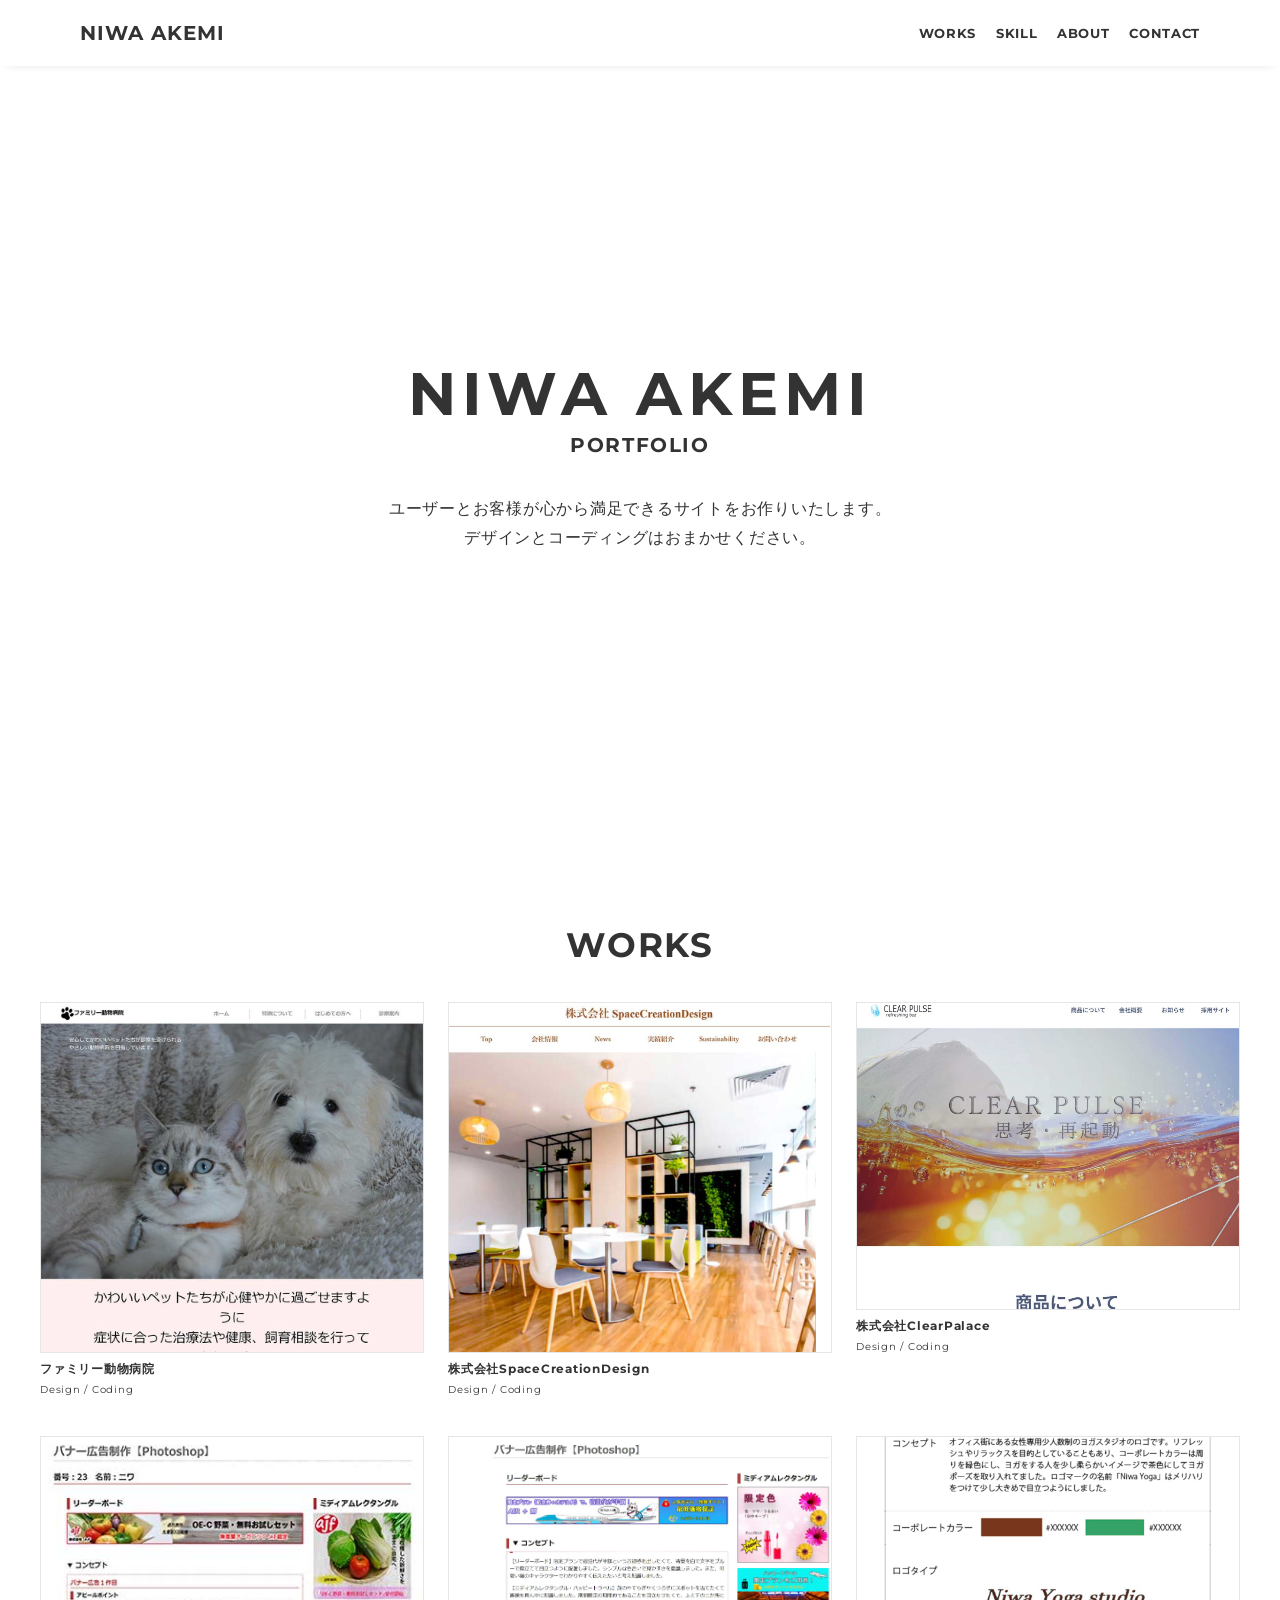
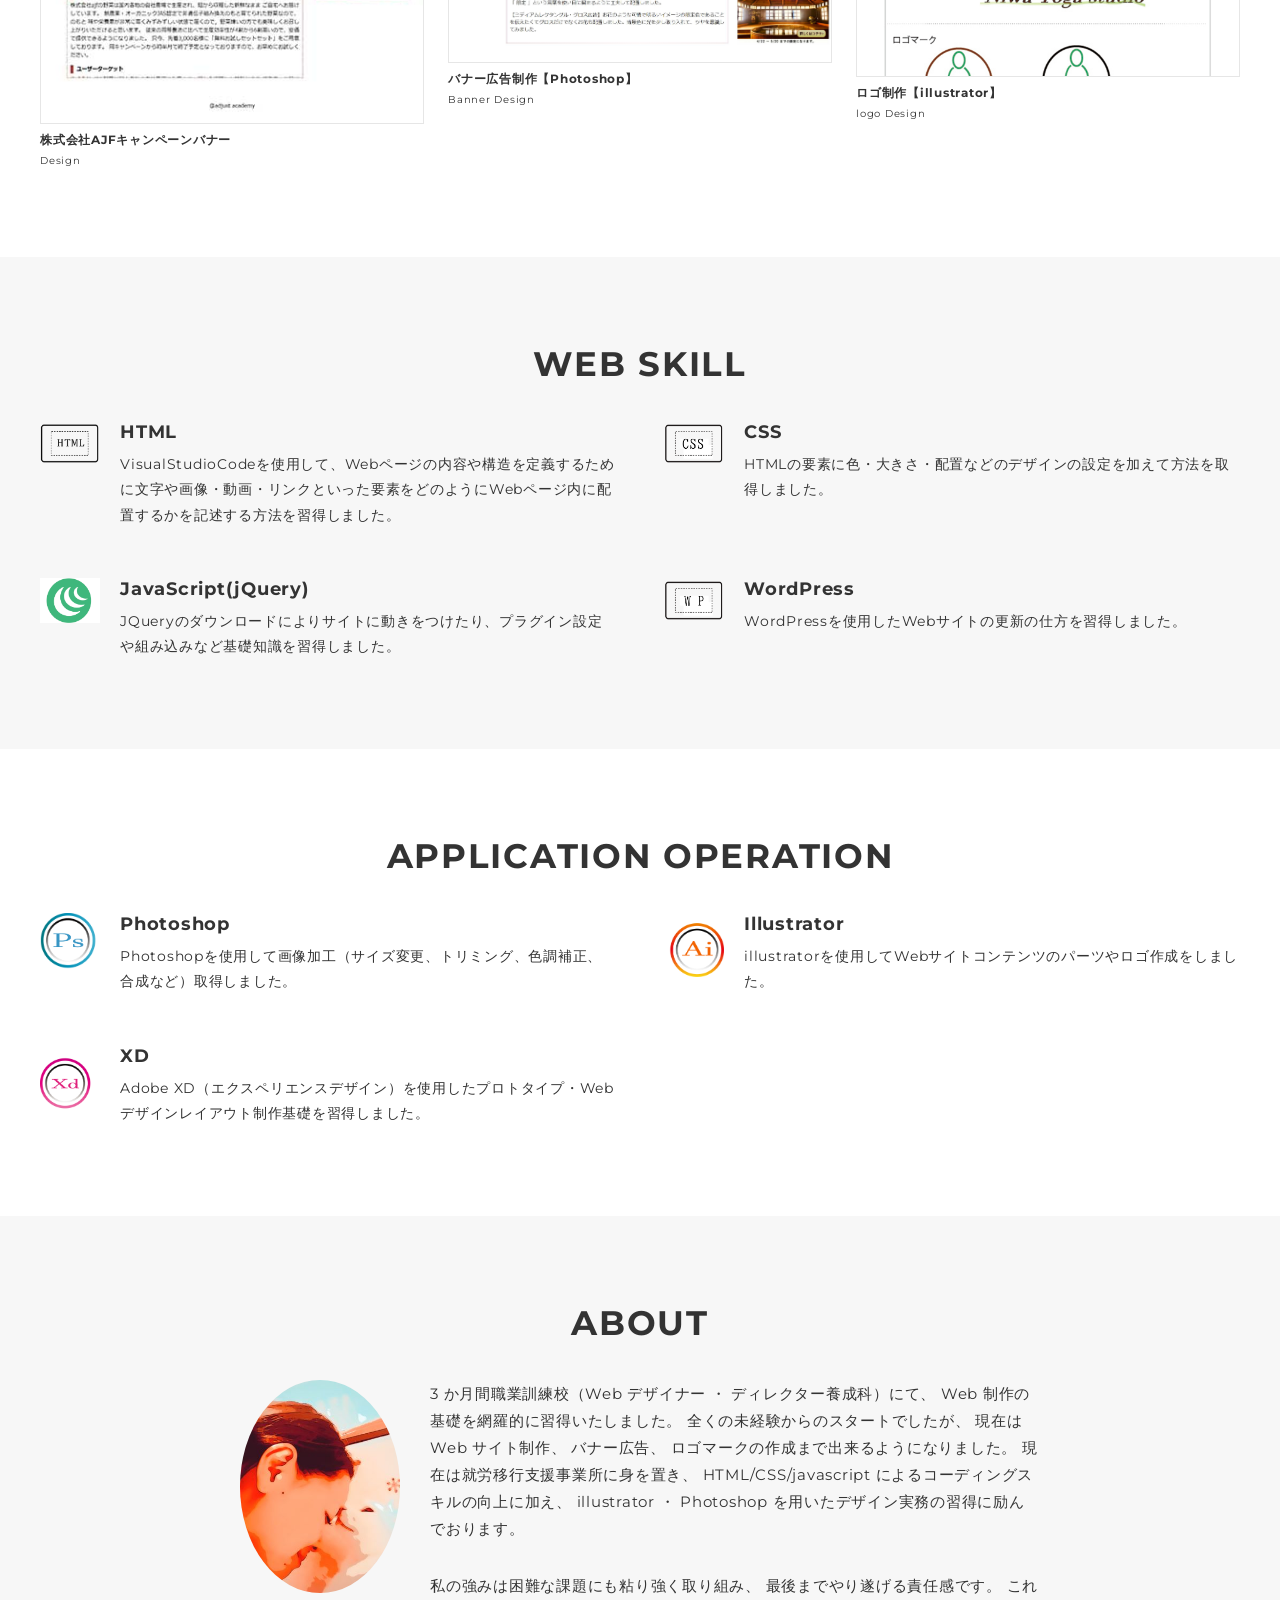
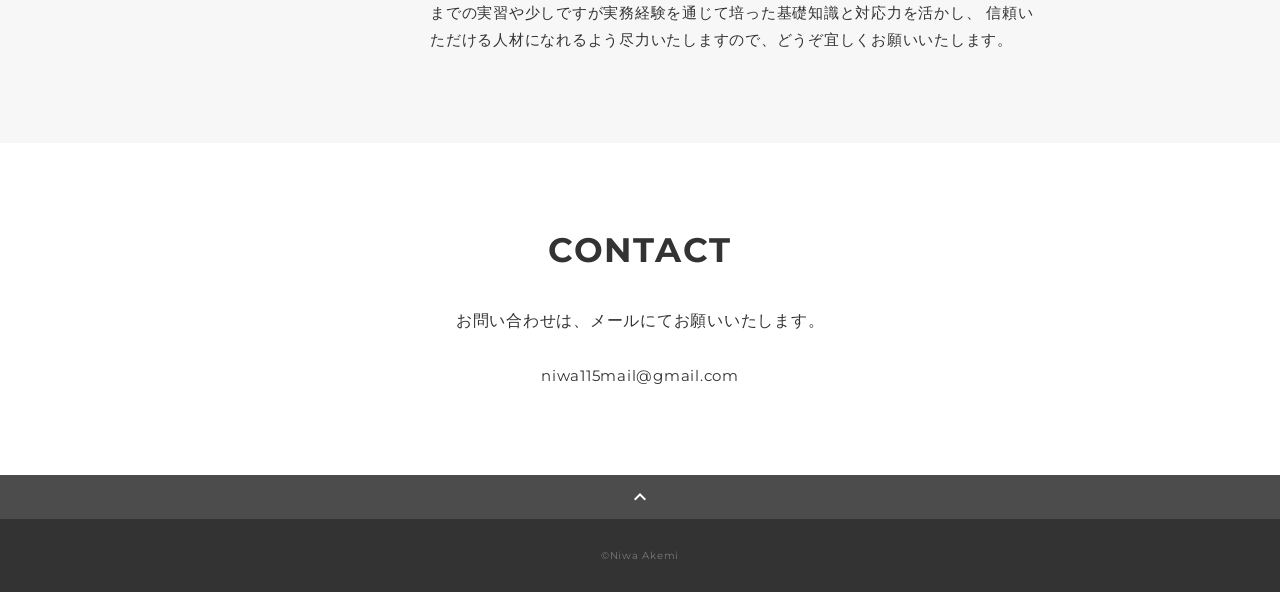
<file: index.html>
<!DOCTYPE html>
<html lang="ja">
<head>
  <meta charset="utf-8">
  <meta name="viewport" content="width=device-width,initial-scale=1">
  <meta property="og:type" content="website">
  <meta property="og:title" content="WebデザイナーNiwa Akemiのポートフォリオ">
  <meta property="og:url" content="https://niwa115mail-cyber.github.io/site02/">
  <meta property="og:description" content="Niwa Akemiのポートフォリオサイトです。">
  <meta property="og:image" content="img/ogp.png">
  <meta name="description" content="Niwa Akemiのポートフォリオサイトです">
  <title>Akemi Niwa ポートフォリオ</title>
  <link rel="preconnect" href="https://fonts.gstatic.com">
  <link rel="stylesheet" href="https://fonts.googleapis.com/css2?family=Montserrat:wght@400;700&display=swap">
  <link rel="stylesheet" href="https://fonts.googleapis.com/css?family=Material+Icons+Outlined">
  <link rel="stylesheet" href="css/ress.css" media="all">
  <link rel="stylesheet" href="css/style.css" media="all">
  <link rel="icon" href="img/favicon.ico">
  <link rel="canonical" href="https://niwa115mail-cyber.github.io/site02/">
</head>

<body>
  <div class="wrapper">
    <!-- header -->
    <header class="header ">
        <h1 class="header-logo">
          <a href="#">Niwa Akemi</a>
        </h1>
        <nav class="gnav">
          <ul class="gnav-list">
            <li class="gnav-item"><a href="#works">works</a></li>
            <li class="gnav-item"><a href="#skill">skill</a></li>
            <li class="gnav-item"><a href="#about">about</a></li>
            <li class="gnav-item"><a href="#contact">contact</a></li>
          </ul>
        </nav>
    </header>
    <!-- /header -->

    <main class="content">
      <!-- mv -->
      <div class="mv">
        <div class="mv-container">
          <p class="mv-title">Niwa Akemi</p>
          <p class="mv-subtitle">portfolio</p>
          <p class="mv-text">
            ユーザーとお客様が心から満足できる<br class="sp-only">サイトをお作りいたします。<br>
            デザインとコーディングは<br class="sp-only">おまかせください。<br>
          </p>
        </div>
      </div>
      <!-- /mv -->

      <!-- works -->
      <div class="works section" id="works">
        <section class="container">
          <h2 class="title">works</h2>
          <div class="works-list">
            <a class="works-item" href="https://niwa115mail-cyber.github.io/animal_site01/">
              <div class="works-img"><img src="img/fullsize.jpg" width="400" height="300" alt="作品サムネイル画像"></div>
              <p class="works-name">ファミリー動物病院</p>
              <p class="works-info">Design / Coding</p>
            </a>
            <a class="works-item" href="https://niwa115mail-cyber.github.io/site02/">
              <div class="works-img"><img src="img/fullsize_2.jpg" width="400" height="300" alt="作品サムネイル画像"></div>
              <p class="works-name">株式会社SpaceCreationDesign</p>
              <p class="works-info">Design / Coding</p>
            </a>
            <a class="works-item" href="https://niwa115mail-cyber.github.io/CLEAR_PULSE/">
              <div class="works-img"><img src="img/topscreen.jpg" width="400" height="300" alt="作品サムネイル画像"></div>
              <p class="works-name">株式会社ClearPalace</p>
              <p class="works-info">Design / Coding</p>
            </a>
            <a class="works-item" href="https://niwa115mail-cyber.github.io/bn_AJF/">
              <div class="works-img"><img src="img/banner01_.jpg" width="400" height="300" alt="作品サムネイル画像"></div>
              <p class="works-name">株式会社AJFキャンペーンバナー</p>
              <p class="works-info">Design</p>
            </a>
            <a class="works-item" href="https://niwa115mail-cyber.github.io/bn_23/">
              <div class="works-img"><img src="img/banner02_-.jpg" width="400" height="300" alt="作品サムネイル画像"></div>
              <p class="works-name">バナー広告制作【Photoshop】</p>
              <p class="works-info">Banner Design</p>
            </a>
            <a class="works-item" href="https://niwa115mail-cyber.github.io/logo/">
              <div class="works-img"><img src="img/logo80_1 - 2.jpg" width="400" height="300" alt="作品サムネイル画像"></div>
              <p class="works-name">ロゴ制作【illustrator】</p>
              <p class="works-info">logo Design</p>
            </a>
           
          </div>
        </section>
      </div>
      <!-- /works -->

      <!-- skill -->
      <div class="skill section" id="skill">
        <section class="container">
          <h2 class="title">web skill</h2>
          <div class="skill-list">
            <div class="skill-item">
              <p class="skill-img"><img src="img/html_icon.png" width="400" height="300" alt="作品サムネイル画像"></p>
              <div class="skill-body">
                <h3 class="skill-name">HTML</h3>
                <p class="skill-text">VisualStudioCodeを使用して、Webページの内容や構造を定義するために文字や画像・動画・リンクといった要素をどのようにWebページ内に配置するかを記述する方法を習得しました。
                  </p>
              </div>
            </div>
            <div class="skill-item">
              <p class="skill-img"><img src="img/css_icon.png" width="400" height="300" alt="作品サムネイル画像"></p>
              <div class="skill-body">
                <h3 class="skill-name">CSS</h3>
                <p class="skill-text">
                 HTMLの要素に色・大きさ・配置などのデザインの設定を加えて方法を取得しました。</p>
              </div>
            </div>
            <div class="skill-item">
              <p class="skill-img"><img src="img/jQuery.png" width="400" height="300" alt="作品サムネイル画像"></p>
              <div class="skill-body">
                <h3 class="skill-name">JavaScript(jQuery)</h3>
                <p class="skill-text">
                  JQueryのダウンロードによりサイトに動きをつけたり、プラグイン設定や組み込みなど基礎知識を習得しました。</p>
              </div>
            </div>
            <div class="skill-item">
              <p class="skill-img"><img src="img/wp_icon.png" width="400" height="300" alt="作品サムネイル画像"></p>
              <div class="skill-body">
                <h3 class="skill-name">WordPress</h3>
                <p class="skill-text">
                  WordPressを使用したWebサイトの更新の仕方を習得しました。</p>
              </div>
            </div>
          </div>
        </section>
      </div>

      <div class="skill section" id="skill_2">
        <section class="container">
          <h2 class="title">application operation</h2>
          <div class="skill-list">
            <div class="skill-item">
              <p class="skill-img"><img src="img/ps.png" width="400" height="300" alt="作品サムネイル画像"></p>
              <div class="skill-body">
                <h3 class="skill-name">Photoshop</h3>
                <p class="skill-text">
                  Photoshopを使用して画像加工（サイズ変更、トリミング、色調補正、合成など）取得しました。</p>
              </div>
            </div>
            <div class="skill-item">
              <p class="skill-img"><img src="img/Ai.png" width="400" height="300" alt="作品サムネイル画像"></p>
              <div class="skill-body">
                <h3 class="skill-name">Illustrator</h3>
                <p class="skill-text">
                  illustratorを使用してWebサイトコンテンツのパーツやロゴ作成をしました。</p>
              </div>
            </div>
            <div class="skill-item">
              <p class="skill-img"><img src="img/xd.png" width="400" height="300" alt="作品サムネイル画像"></p>
              <div class="skill-body">
                <h3 class="skill-name">XD</h3>
                <p class="skill-text">
                  Adobe XD（エクスペリエンスデザイン）を使用したプロトタイプ・Webデザインレイアウト制作基礎を習得しました。</p>
              </div>
            </div>
          </div>
        </section>
      </div>
      <!-- /skill -->

      <!-- about -->
      <div class="about section" id="about">
        <section class="container">
          <h2 class="title">about</h2>
          <div class="profile">
            <p class="profile-img">
              <img src="img/profile.jpg" width="400" height="300" alt="作品サムネイル画像">
            </p>
            <div class="profile-body">
              <p>
                3 か月間職業訓練校（Web デザイナー ・ ディレクター養成科）にて、 Web 制作の基礎を網羅的に習得いたしました。
全くの未経験からのスタートでしたが、 現在は Web サイト制作、 バナー広告、 ロゴマークの作成まで出来るようになりました。 現在は就労移行支援事業所に身を置き、 HTML/CSS/javascript によるコーディングスキルの向上に加え、 illustrator ・ Photoshop を用いたデザイン実務の習得に励んでおります。 
              </p>
              <p>
                私の強みは困難な課題にも粘り強く取り組み、 最後までやり遂げる責任感です。 これまでの実習や少しですが実務経験を通じて培った基礎知識と対応力を活かし、 信頼いただける人材になれるよう尽力いたしますので、どうぞ宜しくお願いいたします。
            </div>
          </div>
        </section>
      </div>
      <!-- /about -->

      <!-- contact -->
      <div class="contact section" id="contact">
        <section class="container">
          <h2 class="title">contact</h2>
          <p class="lead">
            お問い合わせは、<br class="sp-only">メールにてお願いいたします。
          </p>
          <div class="contact-list">
            <span class="contact-item">niwa115mail@gmail.com</span>
          </div>
        </section>
      </div>
      <!-- /contact -->
      <div class="page-top" id="js-page-top">
        <span class="material-icons-outlined">expand_less</span>
      </div>
    </main>

    <!-- footer -->
    <footer class="footer">
      <div class="copyright">&copy;Niwa Akemi</div>
    </footer>
    <!-- /footer -->

  </div>
  <script src="js/jquery-3.6.0.min.js"></script>
  <script src="js/script.js"></script>
</body>
</html>
</file>
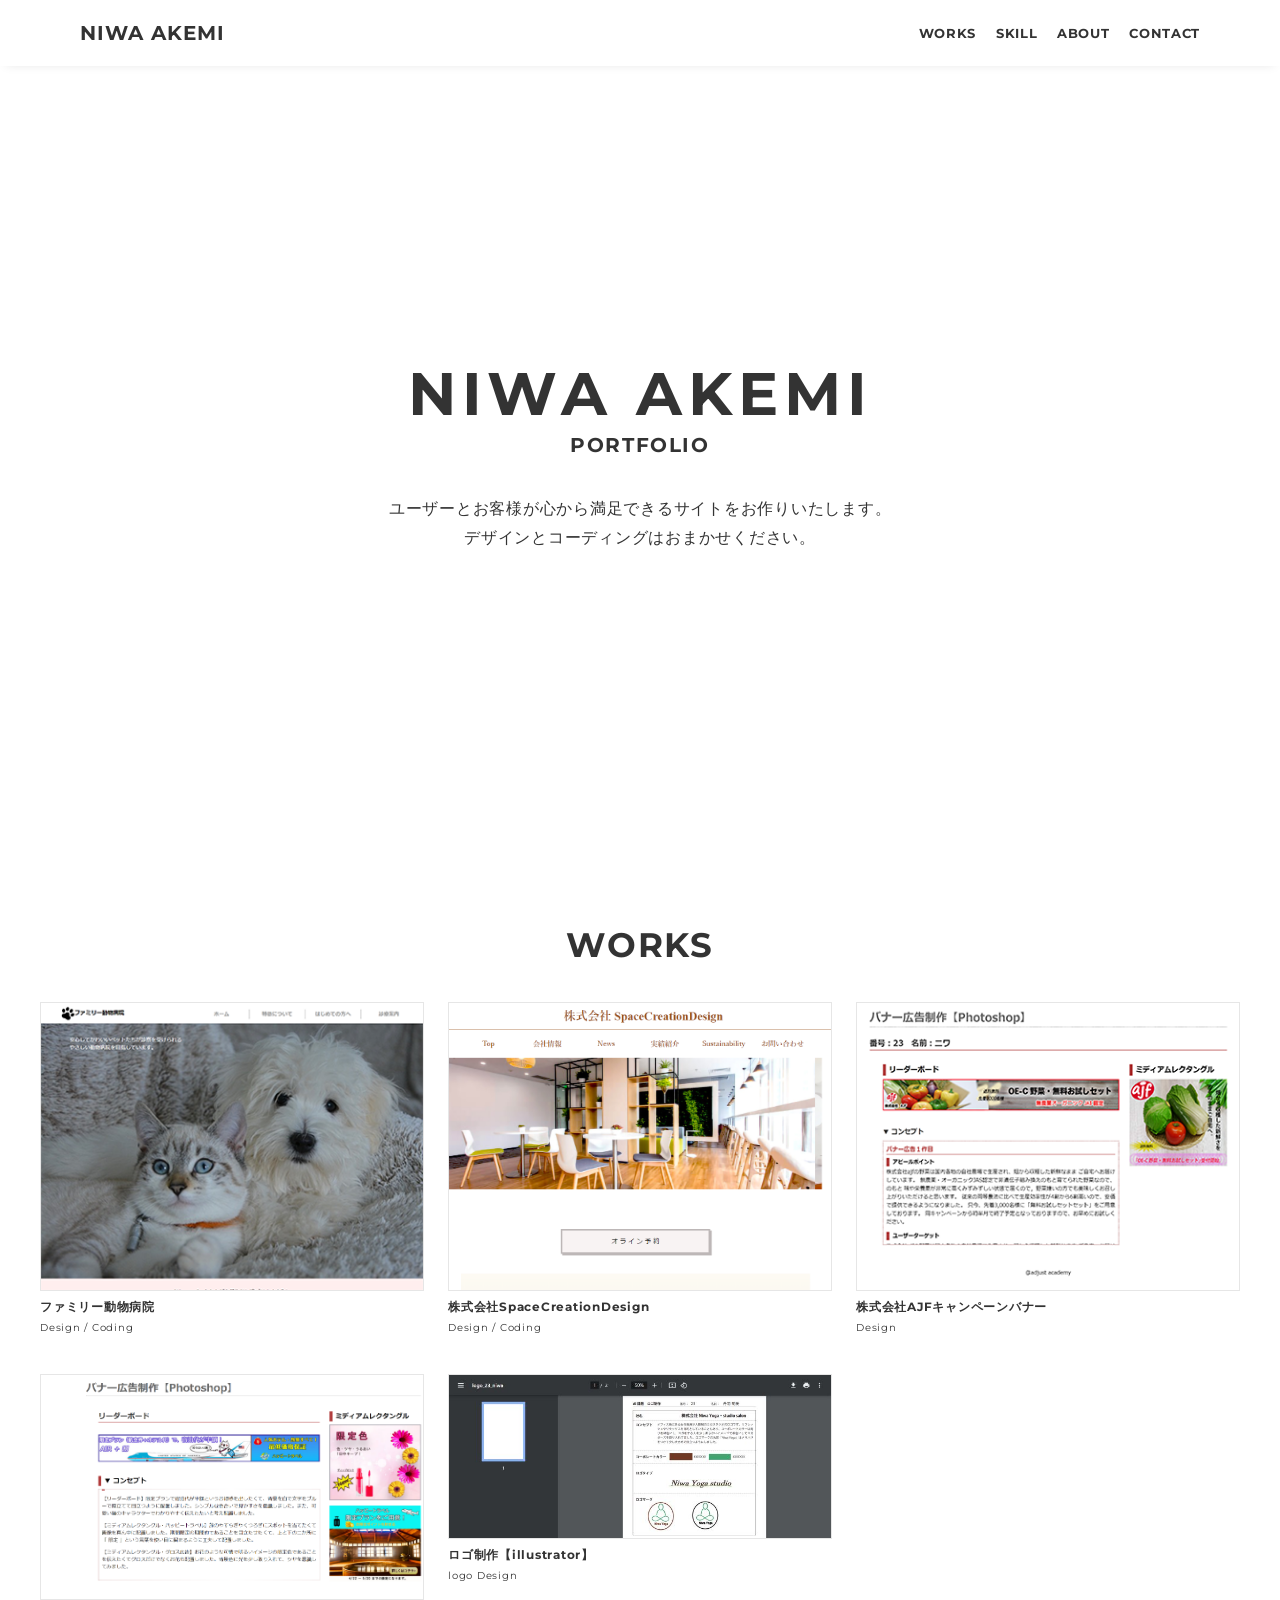
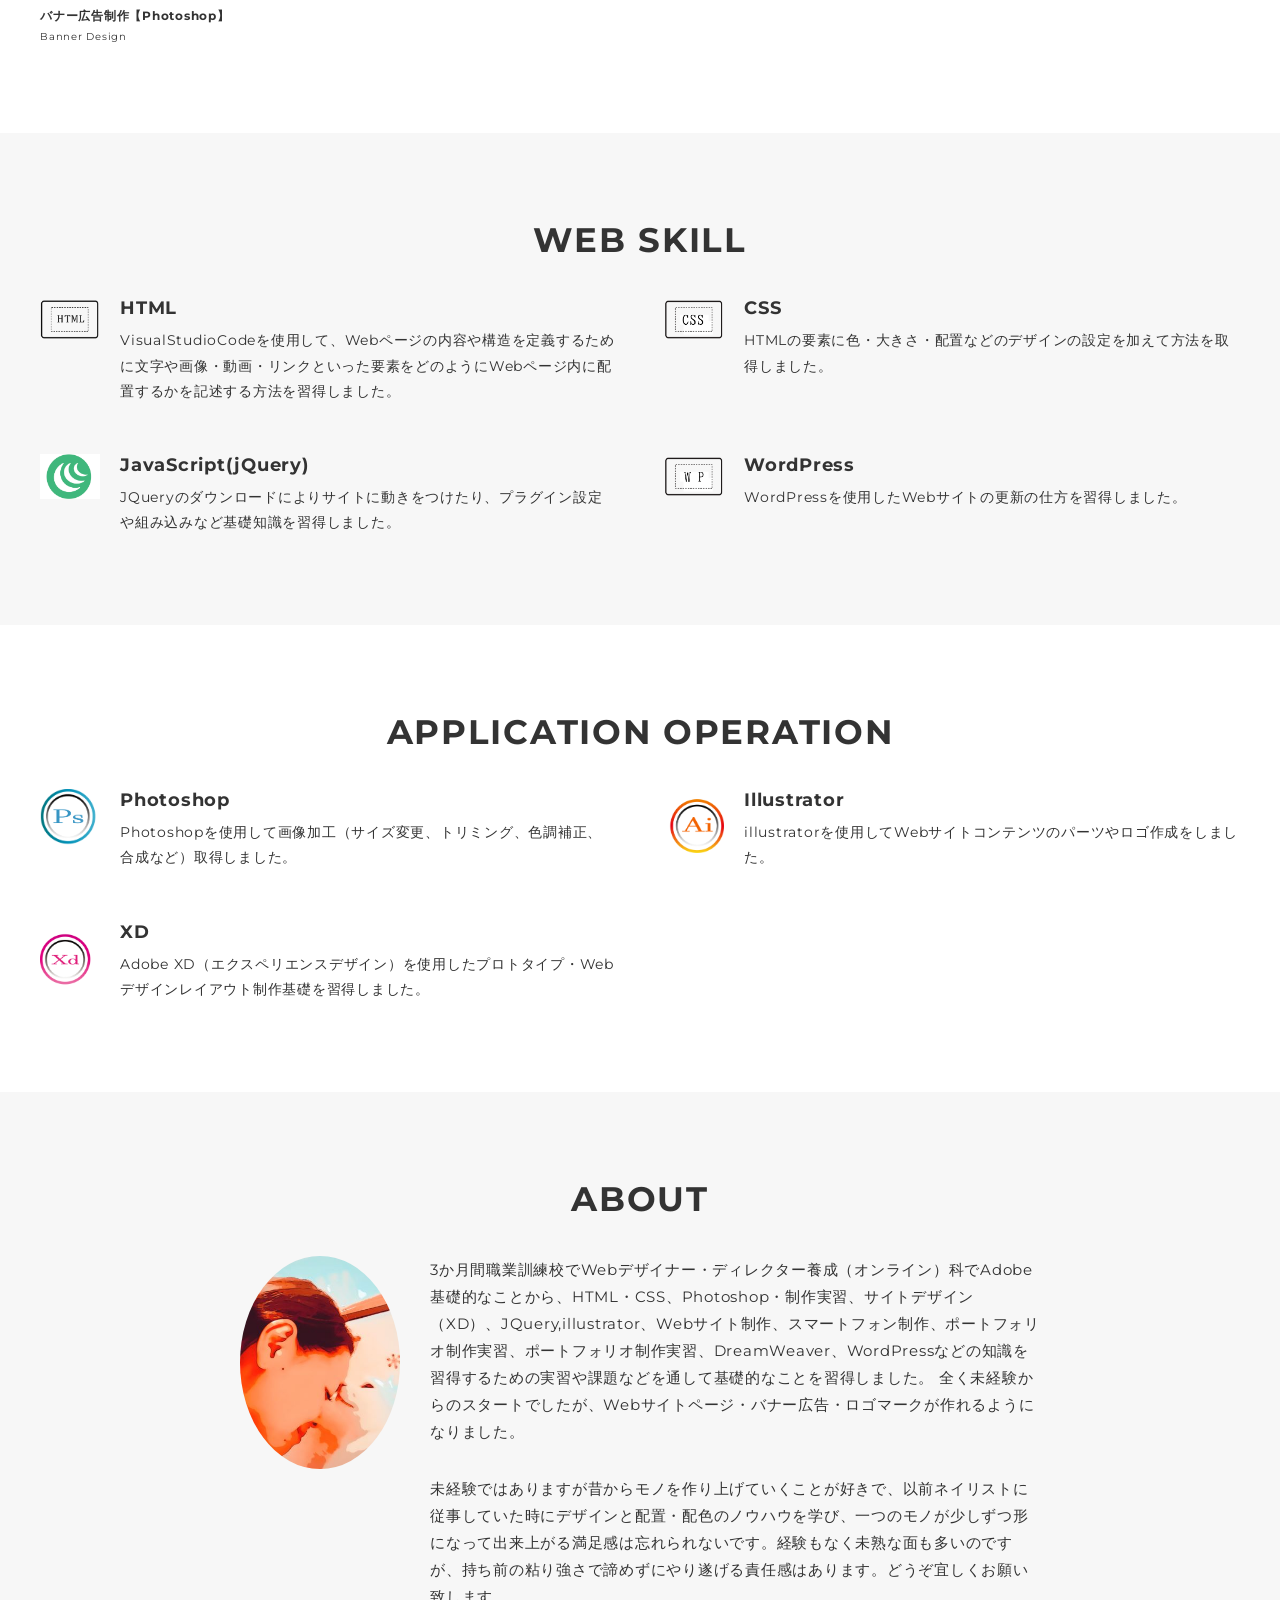
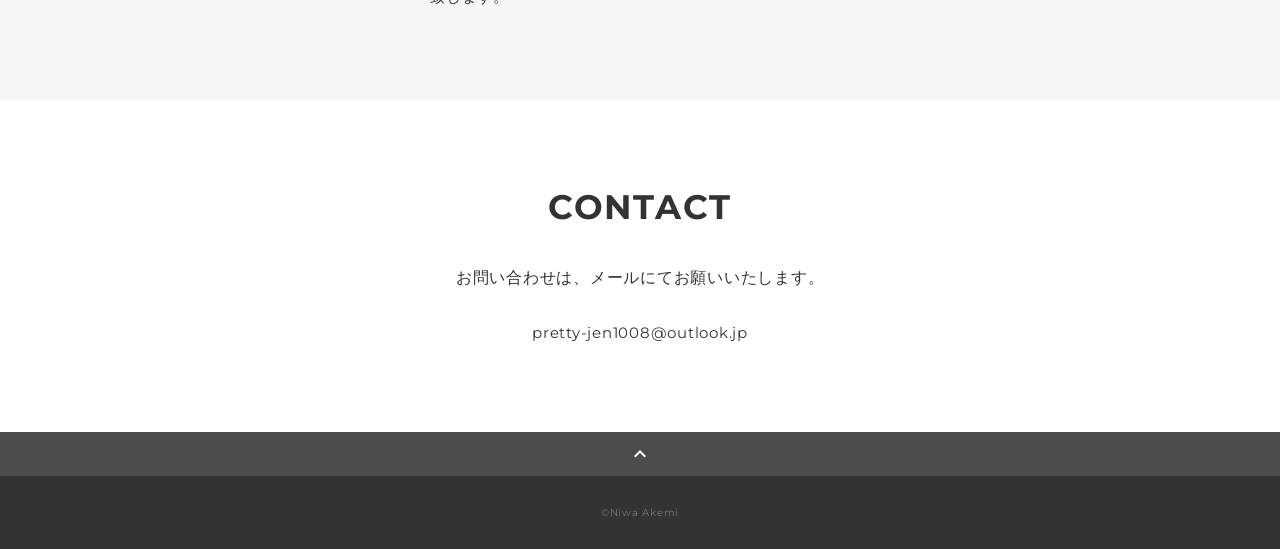
<file: ☆portfolio_niwa/index.html>
<!DOCTYPE html>
<html lang="ja">
<head>
  <meta charset="utf-8">
  <meta name="viewport" content="width=device-width,initial-scale=1">
  <meta property="og:type" content="website">
  <meta property="og:title" content="WebデザイナーNiwa Akemiのポートフォリオ">
  <meta property="og:url" content="https://adjustacademy.com/d2312/d231223-111201/site01">
  <meta property="og:description" content="Niwa Akemiのポートフォリオサイトです。">
  <meta property="og:image" content="img/ogp.png">
  <meta name="description" content="Niwa Akemiのポートフォリオサイトです">
  <title>Akemi Niwa ポートフォリオ</title>
  <link rel="preconnect" href="https://fonts.gstatic.com">
  <link rel="stylesheet" href="https://fonts.googleapis.com/css2?family=Montserrat:wght@400;700&display=swap">
  <link rel="stylesheet" href="https://fonts.googleapis.com/css?family=Material+Icons+Outlined">
  <link rel="stylesheet" href="css/ress.css" media="all">
  <link rel="stylesheet" href="css/style.css" media="all">
  <link rel="icon" href="img/favicon.ico">
  <link rel="canonical" href="https://adjustacademy.com/d2312/d231223-111201/site01">
</head>

<body>
  <div class="wrapper">
    <!-- header -->
    <header class="header ">
        <h1 class="header-logo">
          <a href="#">Niwa Akemi</a>
        </h1>
        <nav class="gnav">
          <ul class="gnav-list">
            <li class="gnav-item"><a href="#works">works</a></li>
            <li class="gnav-item"><a href="#skill">skill</a></li>
            <li class="gnav-item"><a href="#about">about</a></li>
            <li class="gnav-item"><a href="#contact">contact</a></li>
          </ul>
        </nav>
    </header>
    <!-- /header -->

    <main class="content">
      <!-- mv -->
      <div class="mv">
        <div class="mv-container">
          <p class="mv-title">Niwa Akemi</p>
          <p class="mv-subtitle">portfolio</p>
          <p class="mv-text">
            ユーザーとお客様が心から満足できる<br class="sp-only">サイトをお作りいたします。<br>
            デザインとコーディングは<br class="sp-only">おまかせください。<br>
          </p>
        </div>
      </div>
      <!-- /mv -->

      <!-- works -->
      <div class="works section" id="works">
        <section class="container">
          <h2 class="title">works</h2>
          <div class="works-list">
            <a class="works-item" href="https://adjustacademy.com/d2312/d231223-111201/site01">
              <div class="works-img"><img src="img/site01_.png" width="400" height="300" alt="作品サムネイル画像"></div>
              <p class="works-name">ファミリー動物病院</p>
              <p class="works-info">Design / Coding</p>
            </a>
            <a class="works-item" href="https://adjustacademy.com/d2312/d231223-111201/site02">
              <div class="works-img"><img src="img/site02.png" width="400" height="300" alt="作品サムネイル画像"></div>
              <p class="works-name">株式会社SpaceCreationDesign</p>
              <p class="works-info">Design / Coding</p>
            </a>
            <a class="works-item" href="https://adjustacademy.com/d2312/d231223-111201/bn_23_niwa">
              <div class="works-img"><img src="img/banner01_.png" width="400" height="300" alt="作品サムネイル画像"></div>
              <p class="works-name">株式会社AJFキャンペーンバナー</p>
              <p class="works-info">Design</p>
            </a>
            <a class="works-item" href="http://127.0.0.1:5500/banner_1.html">
              <div class="works-img"><img src="img/banner02_ .png" width="400" height="300" alt="作品サムネイル画像"></div>
              <p class="works-name">バナー広告制作【Photoshop】</p>
              <p class="works-info">Banner Design</p>
            </a>
            <a class="works-item" href="http://127.0.0.1:5500/logo.html">
              <div class="works-img"><img src="img/logo.jpg" width="400" height="300" alt="作品サムネイル画像"></div>
              <p class="works-name">ロゴ制作【illustrator】</p>
              <p class="works-info">logo Design</p>
            </a>
           
          </div>
        </section>
      </div>
      <!-- /works -->

      <!-- skill -->
      <div class="skill section" id="skill">
        <section class="container">
          <h2 class="title">web skill</h2>
          <div class="skill-list">
            <div class="skill-item">
              <p class="skill-img"><img src="img/html_icon.png" width="400" height="300" alt="作品サムネイル画像"></p>
              <div class="skill-body">
                <h3 class="skill-name">HTML</h3>
                <p class="skill-text">VisualStudioCodeを使用して、Webページの内容や構造を定義するために文字や画像・動画・リンクといった要素をどのようにWebページ内に配置するかを記述する方法を習得しました。
                  </p>
              </div>
            </div>
            <div class="skill-item">
              <p class="skill-img"><img src="img/css_icon.png" width="400" height="300" alt="作品サムネイル画像"></p>
              <div class="skill-body">
                <h3 class="skill-name">CSS</h3>
                <p class="skill-text">
                 HTMLの要素に色・大きさ・配置などのデザインの設定を加えて方法を取得しました。</p>
              </div>
            </div>
            <div class="skill-item">
              <p class="skill-img"><img src="img/jQuery.png" width="400" height="300" alt="作品サムネイル画像"></p>
              <div class="skill-body">
                <h3 class="skill-name">JavaScript(jQuery)</h3>
                <p class="skill-text">
                  JQueryのダウンロードによりサイトに動きをつけたり、プラグイン設定や組み込みなど基礎知識を習得しました。</p>
              </div>
            </div>
            <div class="skill-item">
              <p class="skill-img"><img src="img/wp_icon.png" width="400" height="300" alt="作品サムネイル画像"></p>
              <div class="skill-body">
                <h3 class="skill-name">WordPress</h3>
                <p class="skill-text">
                  WordPressを使用したWebサイトの更新の仕方を習得しました。</p>
              </div>
            </div>
          </div>
        </section>
      </div>

      <div class="skill section" id="skill_2">
        <section class="container">
          <h2 class="title">application operation</h2>
          <div class="skill-list">
            <div class="skill-item">
              <p class="skill-img"><img src="img/ps.png" width="400" height="300" alt="作品サムネイル画像"></p>
              <div class="skill-body">
                <h3 class="skill-name">Photoshop</h3>
                <p class="skill-text">
                  Photoshopを使用して画像加工（サイズ変更、トリミング、色調補正、合成など）取得しました。</p>
              </div>
            </div>
            <div class="skill-item">
              <p class="skill-img"><img src="img/Ai.png" width="400" height="300" alt="作品サムネイル画像"></p>
              <div class="skill-body">
                <h3 class="skill-name">Illustrator</h3>
                <p class="skill-text">
                  illustratorを使用してWebサイトコンテンツのパーツやロゴ作成をしました。</p>
              </div>
            </div>
            <div class="skill-item">
              <p class="skill-img"><img src="img/xd.png" width="400" height="300" alt="作品サムネイル画像"></p>
              <div class="skill-body">
                <h3 class="skill-name">XD</h3>
                <p class="skill-text">
                  Adobe XD（エクスペリエンスデザイン）を使用したプロトタイプ・Webデザインレイアウト制作基礎を習得しました。</p>
              </div>
            </div>
          </div>
        </section>
      </div>
      <!-- /skill -->

      <!-- about -->
      <div class="about section" id="about">
        <section class="container">
          <h2 class="title">about</h2>
          <div class="profile">
            <p class="profile-img">
              <img src="img/profile.jpg" width="400" height="300" alt="作品サムネイル画像">
            </p>
            <div class="profile-body">
              <p>
                3か月間職業訓練校でWebデザイナー・ディレクター養成（オンライン）科でAdobe基礎的なことから、HTML・CSS、Photoshop・制作実習、サイトデザイン（XD）、JQuery,illustrator、Webサイト制作、スマートフォン制作、ポートフォリオ制作実習、ポートフォリオ制作実習、DreamWeaver、WordPressなどの知識を習得するための実習や課題などを通して基礎的なことを習得しました。
全く未経験からのスタートでしたが、Webサイトページ・バナー広告・ロゴマークが作れるようになりました。
              </p>
              <p>
                未経験ではありますが昔からモノを作り上げていくことが好きで、以前ネイリストに従事していた時にデザインと配置・配色のノウハウを学び、一つのモノが少しずつ形になって出来上がる満足感は忘れられないです。経験もなく未熟な面も多いのですが、持ち前の粘り強さで諦めずにやり遂げる責任感はあります。どうぞ宜しくお願い致します。
            </div>
          </div>
        </section>
      </div>
      <!-- /about -->

      <!-- contact -->
      <div class="contact section" id="contact">
        <section class="container">
          <h2 class="title">contact</h2>
          <p class="lead">
            お問い合わせは、<br class="sp-only">メールにてお願いいたします。
          </p>
          <div class="contact-list">
            <span class="contact-item">pretty-jen1008@outlook.jp</span>
          </div>
        </section>
      </div>
      <!-- /contact -->
      <div class="page-top" id="js-page-top">
        <span class="material-icons-outlined">expand_less</span>
      </div>
    </main>

    <!-- footer -->
    <footer class="footer">
      <div class="copyright">&copy;Niwa Akemi</div>
    </footer>
    <!-- /footer -->

  </div>
  <script src="js/jquery-3.6.0.min.js"></script>
  <script src="js/script.js"></script>
</body>
</html>
</file>
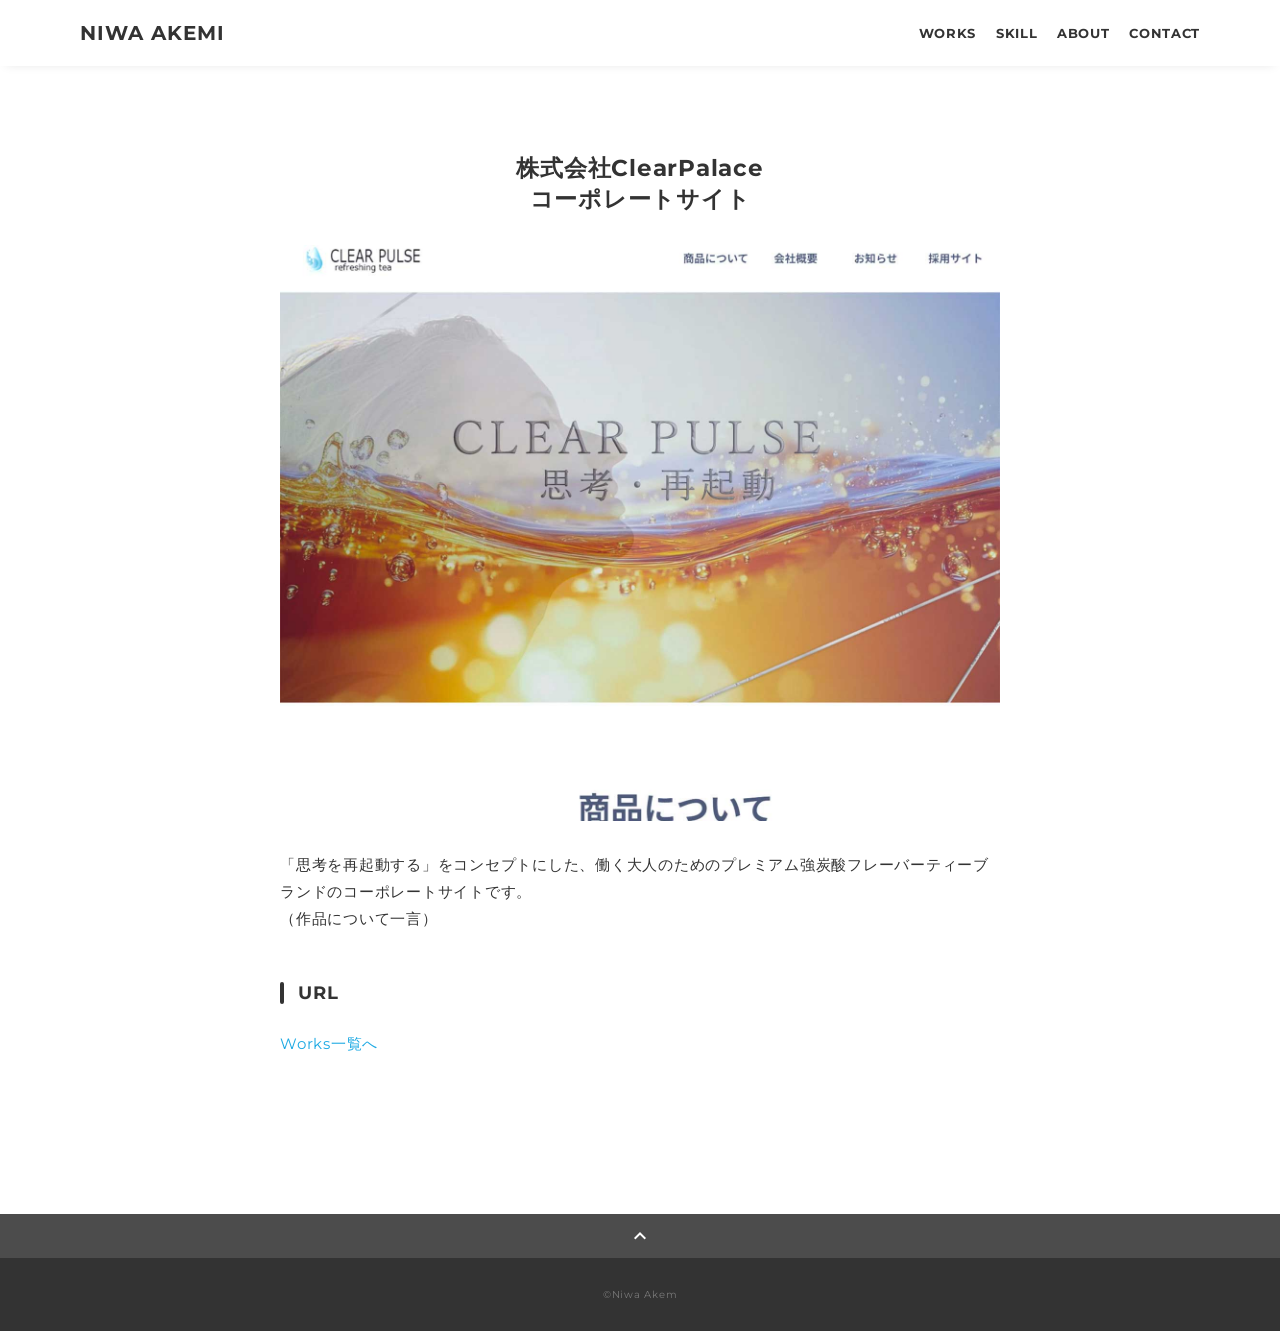
<file: works-clearpalace.html>
<!DOCTYPE html>
<html lang="ja">
<head>
  <meta charset="utf-8">
  <meta name="viewport" content="width=device-width,initial-scale=1">
  <meta property="og:type" content="website">
  <meta property="og:title" content="WebデザイナーNiwa Akemiのポートフォリオ">
  <meta property="og:url" content="https://niwa115mail-cyber.github.io/CLEAR_PULSE/">
  <meta property="og:description" content="Niwa Akemiのポートフォリオサイトです。">
  <meta property="og:image" content="img/ogp.png">
  <meta name="description" content="Niwa Akemiのポートフォリオサイトです">
  <title>Akemi Niwa ポートフォリオ</title>
  <link rel="preconnect" href="https://fonts.gstatic.com">
  <link rel="stylesheet" href="https://fonts.googleapis.com/css2?family=Montserrat:wght@400;700&display=swap">
  <link rel="stylesheet" href="https://fonts.googleapis.com/css?family=Material+Icons+Outlined">
  <link rel="stylesheet" href="css/ress.css" media="all">
  <link rel="stylesheet" href="css/style.css" media="all">
  <link rel="icon" href="img/favicon.ico">
  <link rel="canonical" href="https://niwa115mail-cyber.github.io/CLEAR_PULSE/">
</head>

<body>
  <div class="wrapper">
    <!-- header -->
    <header class="header ">
        <h1 class="header-logo">
          <a href=".">Niwa Akemi</a>
        </h1>
        <nav class="gnav">
          <ul class="gnav-list">
            <li class="gnav-item"><a href="#works">works</a></li>
            <li class="gnav-item"><a href="#skill">skill</a></li>
            <li class="gnav-item"><a href="#about">about</a></li>
            <li class="gnav-item"><a href="#contact">contact</a></li>
          </ul>
        </nav>
    </header>
    <!-- /header -->

    <main class="content">
      <div class="article">
        <section class="article-container">
          <h2 class="article-title">株式会社ClearPalace<br>コーポレートサイト</h2>
          <div class="article-body">
            <p>
              <img src="img/topscreen.jpg" width="1000" height="913" alt="作品スクリーンショット">
            </p>
            <p>
              「思考を再起動する」をコンセプトにした、働く大人のためのプレミアム強炭酸フレーバーティーブランドのコーポレートサイトです。<br>（作品について一言）
            </p>
            <h3>URL</h3>
            <p><a href="https://niwa115mail-cyber.github.io/CLEAR_PULSE/" target="_blank" rel="noopener"></a></p><a href="https://niwa115mail-cyber.github.io/site02/></a></p>
            <h3>担当</h3>
            <p>デザイン・コーディング</p>
            <h3>サイトの目的</h3>
            <p>課題制作・就職活動のため</p>
            <h3>ターゲット</h3>
            <p>20代～50代のオフィスで働く会社員男女</p>
            <h3>デザインについて</h3>
            <p>
              コンセプトである「クリアな余白」を体現するため、白ベースのすっきりとしたレイアウトを採用。<br>フォントや線の太さを繊細にコントロールし、洗練された上質感を演出しました。
                              </p>
            <h3>コーディングについて</h3>
            <p>
              ABOUTセクションでは、グリッドレイアウト（display: grid）を活用して左右のテキストと4枚のタイル画像の高さを完璧に同期させ、視線誘導がスムーズに行われる美しい均等配置にこだわりました。<br>また、ニュースセクションには動きのあるスライダーを導入し、ブランドの「鼓動（パルス）」という躍動感を表現しています。
            </p>
          </div>
          <div class="home-link">
            <a href="./#works">Works一覧へ</a>
          </div>
        </section>
      </div>

      <div class="page-top" id="js-page-top">
        <span class="material-icons-outlined">expand_less</span>
      </div>
    </main>

    <!-- footer -->
    <footer class="footer">
      <div class="copyright">&copy;Niwa Akem</div>
    </footer>
    <!-- /footer -->

  </div>
  <script src="js/jquery-3.6.0.min.js"></script>
  <script src="js/script.js"></script>
</body>
</html>
</file>
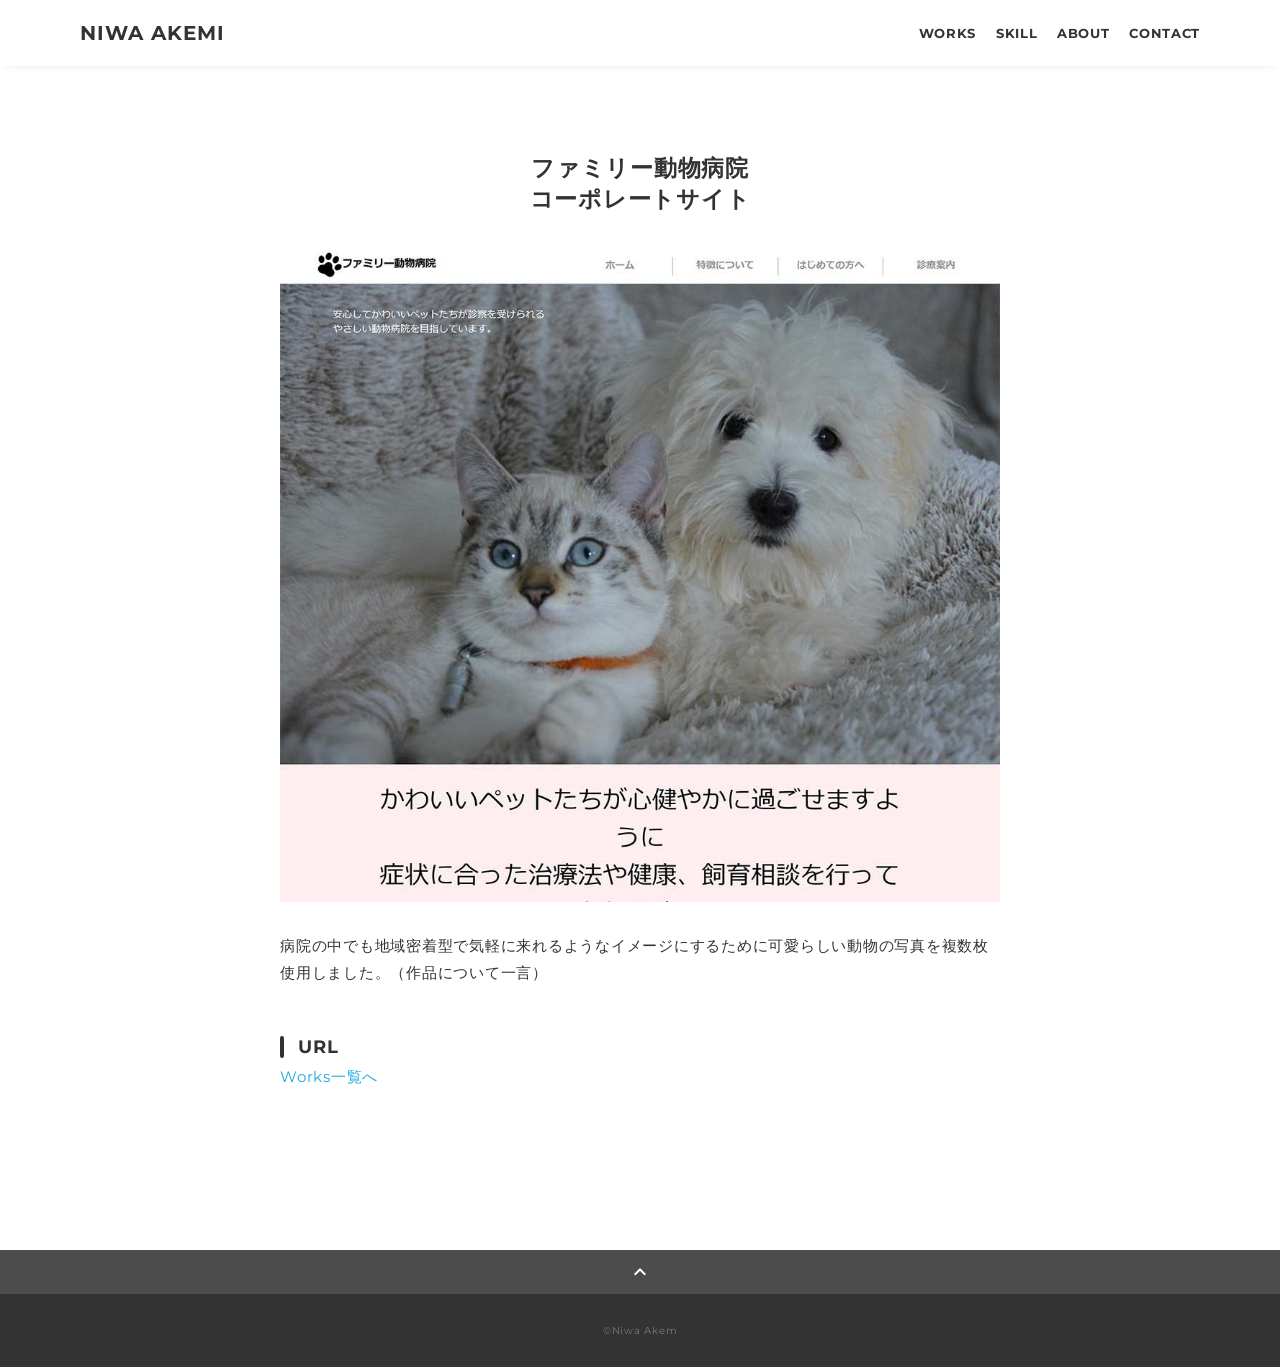
<file: works-site01.html>
<!DOCTYPE html>
<html lang="ja">
<head>
  <meta charset="utf-8">
  <meta name="viewport" content="width=device-width,initial-scale=1">
  <meta property="og:type" content="website">
  <meta property="og:title" content="WebデザイナーNiwa Akemiのポートフォリオ">
  <meta property="og:url" content="https://niwa115mail-cyber.github.io/animal_site01/">
  <meta property="og:description" content="Niwa Akemiのポートフォリオサイトです。">
  <meta property="og:image" content="img/ogp.png">
  <meta name="description" content="Niwa Akemiのポートフォリオサイトです">
  <title>Akemi Niwa ポートフォリオ</title>
  <link rel="preconnect" href="https://fonts.gstatic.com">
  <link rel="stylesheet" href="https://fonts.googleapis.com/css2?family=Montserrat:wght@400;700&display=swap">
  <link rel="stylesheet" href="https://fonts.googleapis.com/css?family=Material+Icons+Outlined">
  <link rel="stylesheet" href="css/ress.css" media="all">
  <link rel="stylesheet" href="css/style.css" media="all">
  <link rel="icon" href="img/favicon.ico">
  <link rel="canonical" href="https://niwa115mail-cyber.github.io/animal_site01/">
</head>

<body>
  <div class="wrapper">
    <!-- header -->
    <header class="header ">
        <h1 class="header-logo">
          <a href=".">Niwa Akemi</a>
        </h1>
        <nav class="gnav">
          <ul class="gnav-list">
            <li class="gnav-item"><a href="#works">works</a></li>
            <li class="gnav-item"><a href="#skill">skill</a></li>
            <li class="gnav-item"><a href="#about">about</a></li>
            <li class="gnav-item"><a href="#contact">contact</a></li>
          </ul>
        </nav>
    </header>
    <!-- /header -->

    <main class="content">
      <div class="article">
        <section class="article-container">
          <h2 class="article-title">ファミリー動物病院<br>コーポレートサイト</h2>
          <div class="article-body">
            <p>
              <img src="img/fullsize.jpg" width="1000" height="913" alt="作品スクリーンショット">
            </p>
            <p>
              病院の中でも地域密着型で気軽に来れるようなイメージにするために可愛らしい動物の写真を複数枚使用しました。（作品について一言）
            </p>
            <h3>URL</h3>
            <p><a href="https://niwa115mail-cyber.github.io/site01/" target="_blank" rel="noopener"><a href="https://niwa115mail-cyber.github.io/site01/</a></p>
            <h3>担当</h3>
            <p>デザイン・コーディング</p>
            <h3>サイトの目的</h3>
            <p>課題制作・就職活動のため</p>
            <h3>ターゲット</h3>
            <p>ペットを飼っている男女</p>
            <h3>デザインについて</h3>
            <p>
              親しみやすい可愛いロゴやアイコンを使用して、温かみのある可愛くて明るい雰囲気を出しました。<br>カラーは、全体的に淡いピンクを2色使い柔らかい雰囲気を出し、病院名と保険証については目立つようにグレーを使用しメリハリをつけました。
            </p>
            <p>
              サイトを開いた時に目立ちやすいように、トップページ全体に大きな動物の写真を使用しました。また、文字も丸みのあるゴシック体でグレーを使用するなど可愛らしい雰囲気にしました。
            </p>
            <h3>コーディングについて</h3>
            <p>
              写真の大きさに合わせて真ん中に病院の特徴や質問、診察案内を置くことで全体的に見やすいように構成を考えました。
              articleでid名を病院の特徴、質問、診察案内とつけることで、flexアイテムを使用しそれぞれをまとめて見やすくて伝わりやすくなるようにコーディングしました。
            </p>
          </div>
          <div class="home-link">
            <a href="./#works">Works一覧へ</a>
          </div>
        </section>
      </div>

      <div class="page-top" id="js-page-top">
        <span class="material-icons-outlined">expand_less</span>
      </div>
    </main>

    <!-- footer -->
    <footer class="footer">
      <div class="copyright">&copy;Niwa Akem</div>
    </footer>
    <!-- /footer -->

  </div>
  <script src="js/jquery-3.6.0.min.js"></script>
  <script src="js/script.js"></script>
</body>
</html>
</file>
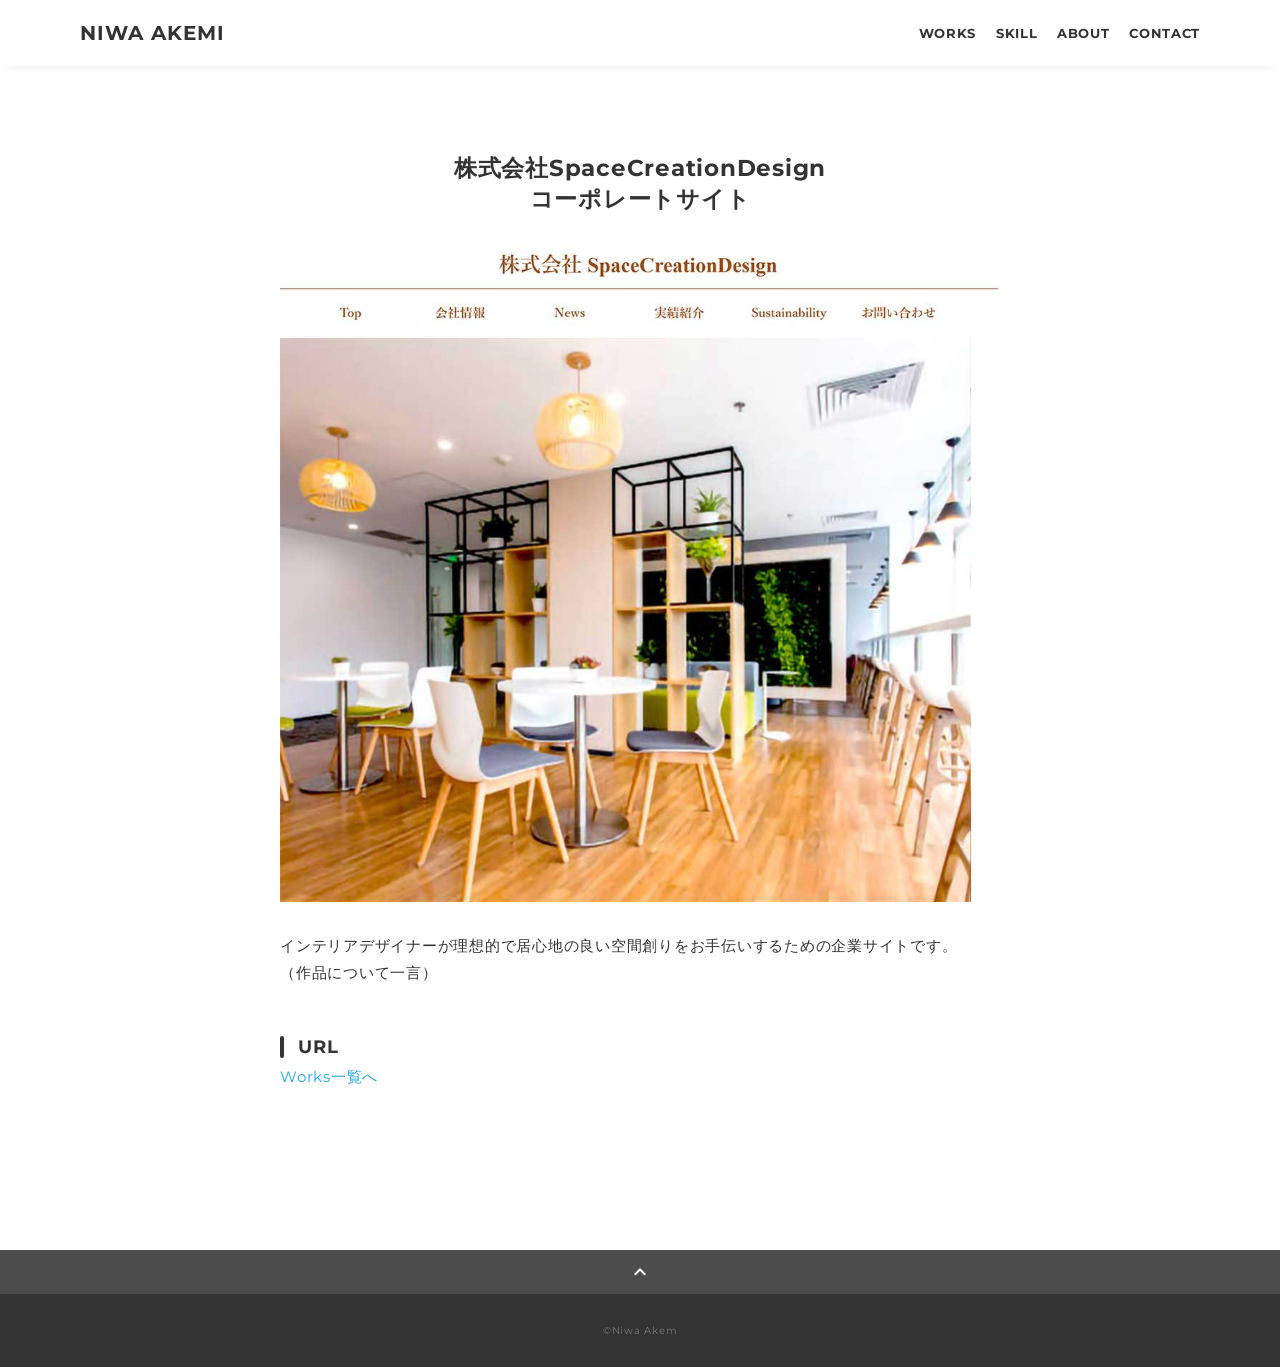
<file: works-site02.html>
<!DOCTYPE html>
<html lang="ja">
<head>
  <meta charset="utf-8">
  <meta name="viewport" content="width=device-width,initial-scale=1">
  <meta property="og:type" content="website">
  <meta property="og:title" content="WebデザイナーNiwa Akemiのポートフォリオ">
  <meta property="og:url" content="https://niwa115mail-cyber.github.io/site02/">
  <meta property="og:description" content="Niwa Akemiのポートフォリオサイトです。">
  <meta property="og:image" content="img/ogp.png">
  <meta name="description" content="Niwa Akemiのポートフォリオサイトです">
  <title>Akemi Niwa ポートフォリオ</title>
  <link rel="preconnect" href="https://fonts.gstatic.com">
  <link rel="stylesheet" href="https://fonts.googleapis.com/css2?family=Montserrat:wght@400;700&display=swap">
  <link rel="stylesheet" href="https://fonts.googleapis.com/css?family=Material+Icons+Outlined">
  <link rel="stylesheet" href="css/ress.css" media="all">
  <link rel="stylesheet" href="css/style.css" media="all">
  <link rel="icon" href="img/favicon.ico">
  <link rel="canonical" href="https://niwa115mail-cyber.github.io/site02/">
</head>

<body>
  <div class="wrapper">
    <!-- header -->
    <header class="header ">
        <h1 class="header-logo">
          <a href=".">Niwa Akemi</a>
        </h1>
        <nav class="gnav">
          <ul class="gnav-list">
            <li class="gnav-item"><a href="#works">works</a></li>
            <li class="gnav-item"><a href="#skill">skill</a></li>
            <li class="gnav-item"><a href="#about">about</a></li>
            <li class="gnav-item"><a href="#contact">contact</a></li>
          </ul>
        </nav>
    </header>
    <!-- /header -->

    <main class="content">
      <div class="article">
        <section class="article-container">
          <h2 class="article-title">株式会社SpaceCreationDesign<br>コーポレートサイト</h2>
          <div class="article-body">
            <p>
              <img src="img/fullsize_2.jpg" width="1000" height="913" alt="作品スクリーンショット">
            </p>
            <p>
              インテリアデザイナーが理想的で居心地の良い空間創りをお手伝いするための企業サイトです。<br>（作品について一言）
            </p>
            <h3>URL</h3>
            <p><a href="https://niwa115mail-cyber.github.io/site02/" target="_blank" rel="noopener"><a href="https://niwa115mail-cyber.github.io/site02/></a></p>
            <h3>担当</h3>
            <p>デザイン・コーディング</p>
            <h3>サイトの目的</h3>
            <p>課題制作・就職活動のため</p>
            <h3>ターゲット</h3>
            <p>20代～40代のオフィスやホテルで働く会社員男女</p>
            <h3>デザインについて</h3>
            <p>
              居心地の良い空間づくりがテーマのようになっているので、働く場であっても明るくリラックスできそうな写真を使用しました。<br>企業名やタイトルも黒ではなくブラウンを使用することにより、硬くなりすぎないよう工夫しました。
            <p>
              デザインを担当する企業でもあるので、全体的にシンプルでオシャレな雰囲気を出すために、背景色は薄いベージュのグラデーションカラーを使用し、企業名は目立つようにfooterへは少し濃いカラーを取り入れてみました。

                          </p>
            <h3>コーディングについて</h3>
            <p>
              「Top」ページと「SUSTAINABILITY」で大きな画像を使用し全体的に引き締まったような印象にしてみました。明るい空間づくりのサンプル画像を、少しでも伝えたくてjQueryで動きを出しユーザーの目に留まるように意識してみました。
            </p>
          </div>
          <div class="home-link">
            <a href="./#works">Works一覧へ</a>
          </div>
        </section>
      </div>

      <div class="page-top" id="js-page-top">
        <span class="material-icons-outlined">expand_less</span>
      </div>
    </main>

    <!-- footer -->
    <footer class="footer">
      <div class="copyright">&copy;Niwa Akem</div>
    </footer>
    <!-- /footer -->

  </div>
  <script src="js/jquery-3.6.0.min.js"></script>
  <script src="js/script.js"></script>
</body>
</html>
</file>
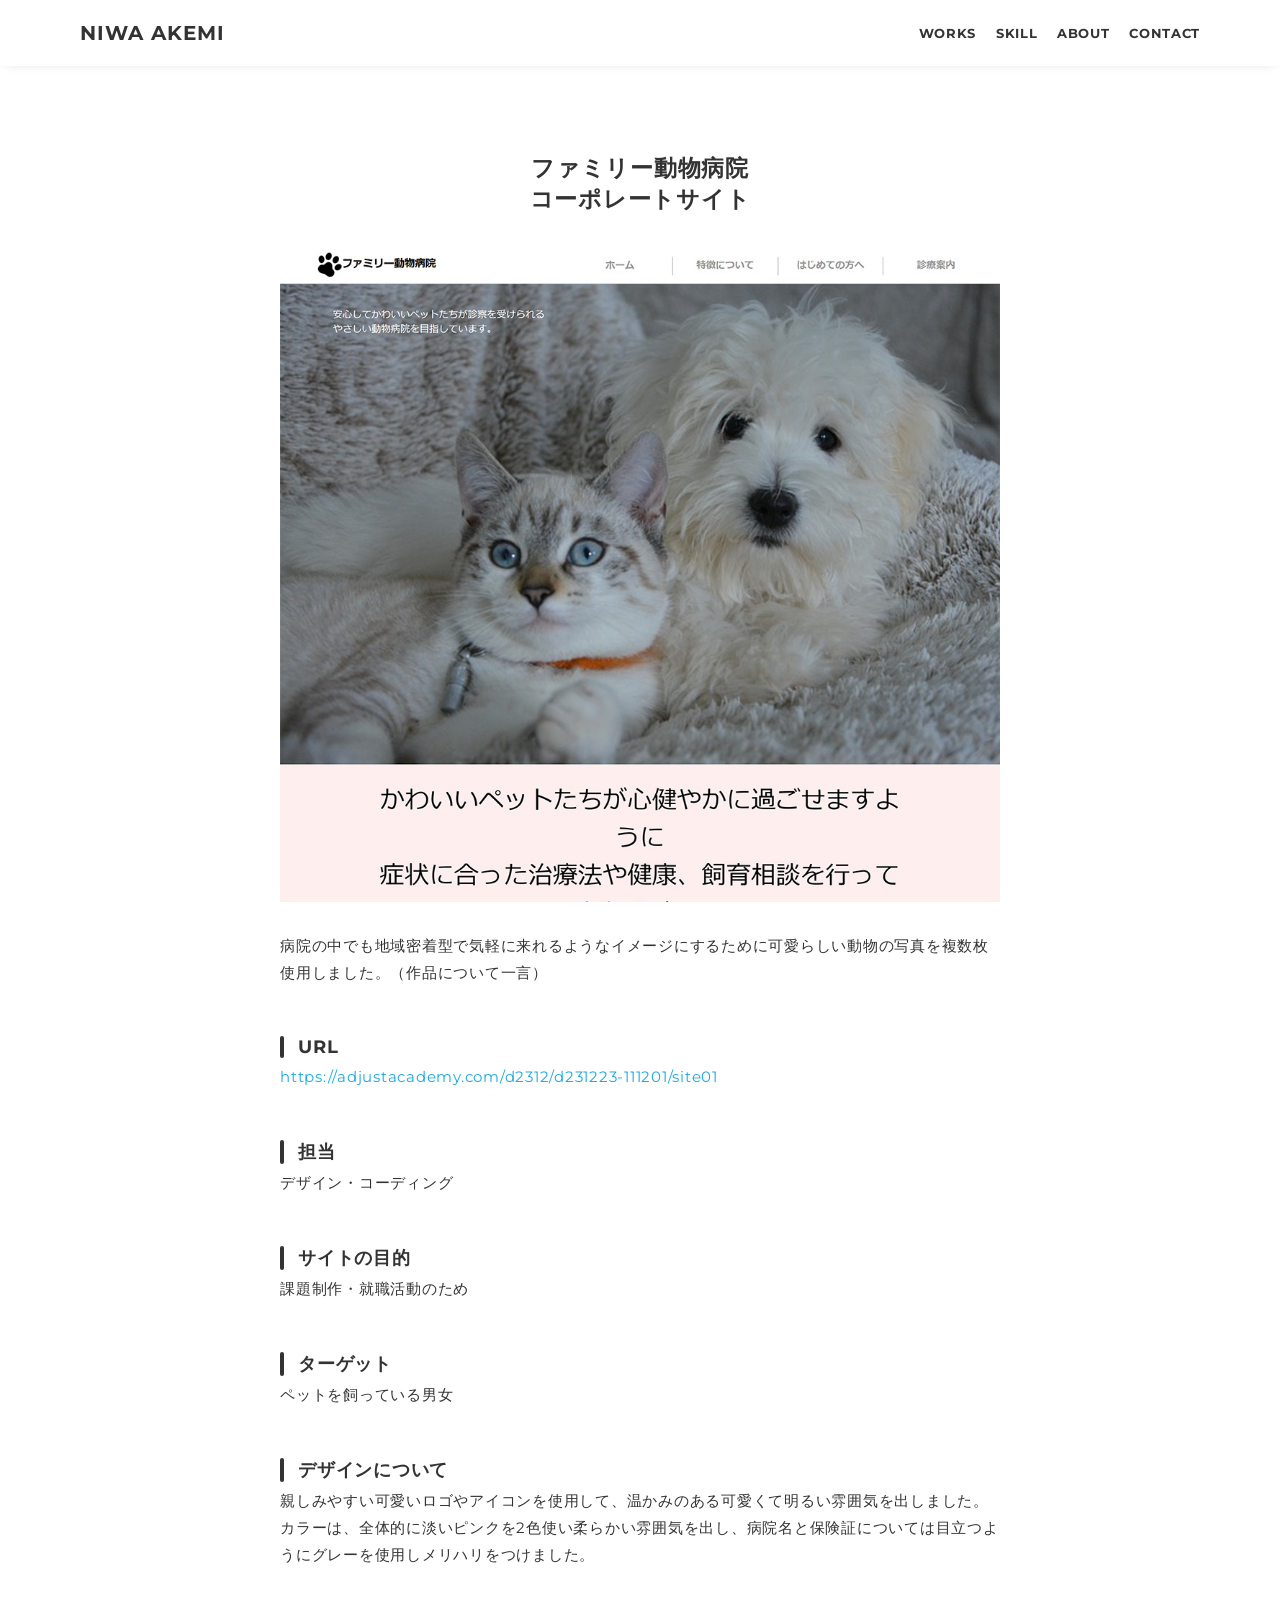
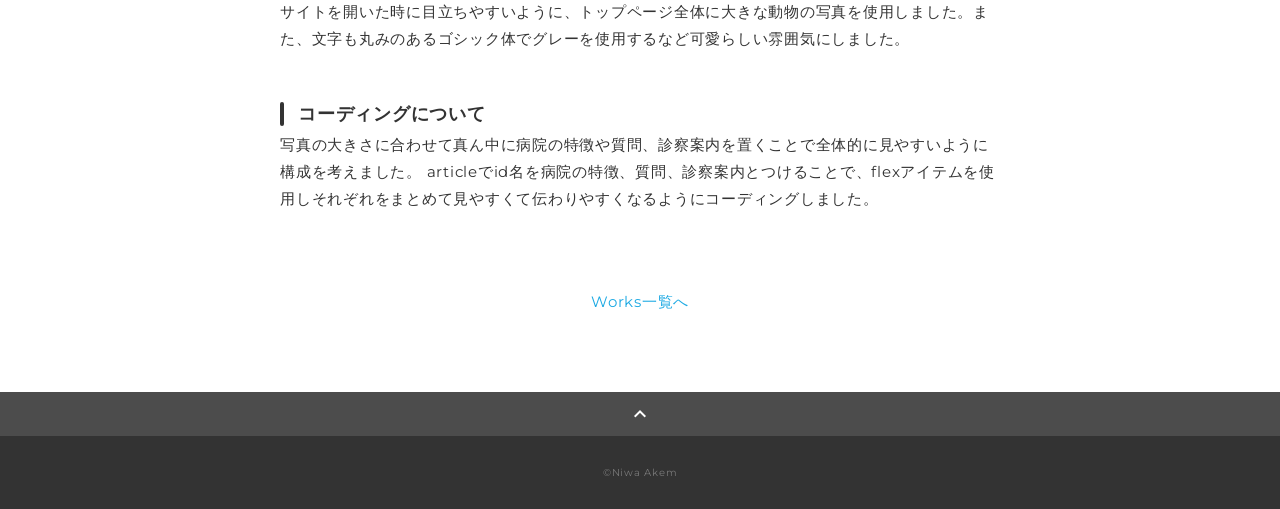
<file: ☆portfolio_niwa/works-site01.html>
<!DOCTYPE html>
<html lang="ja">
<head>
  <meta charset="utf-8">
  <meta name="viewport" content="width=device-width,initial-scale=1">
  <meta property="og:type" content="website">
  <meta property="og:title" content="WebデザイナーNiwa Akemiのポートフォリオ">
  <meta property="og:url" content="https://adjustacademy.com/d2312/d231223-111201/site01">
  <meta property="og:description" content="Niwa Akemiのポートフォリオサイトです。">
  <meta property="og:image" content="img/ogp.png">
  <meta name="description" content="Niwa Akemiのポートフォリオサイトです">
  <title>Akemi Niwa ポートフォリオ</title>
  <link rel="preconnect" href="https://fonts.gstatic.com">
  <link rel="stylesheet" href="https://fonts.googleapis.com/css2?family=Montserrat:wght@400;700&display=swap">
  <link rel="stylesheet" href="https://fonts.googleapis.com/css?family=Material+Icons+Outlined">
  <link rel="stylesheet" href="css/ress.css" media="all">
  <link rel="stylesheet" href="css/style.css" media="all">
  <link rel="icon" href="img/favicon.ico">
  <link rel="canonical" href="https://adjustacademy.com/d2312/d231223-111201/site01">
</head>

<body>
  <div class="wrapper">
    <!-- header -->
    <header class="header ">
        <h1 class="header-logo">
          <a href=".">Niwa Akemi</a>
        </h1>
        <nav class="gnav">
          <ul class="gnav-list">
            <li class="gnav-item"><a href="#works">works</a></li>
            <li class="gnav-item"><a href="#skill">skill</a></li>
            <li class="gnav-item"><a href="#about">about</a></li>
            <li class="gnav-item"><a href="#contact">contact</a></li>
          </ul>
        </nav>
    </header>
    <!-- /header -->

    <main class="content">
      <div class="article">
        <section class="article-container">
          <h2 class="article-title">ファミリー動物病院<br>コーポレートサイト</h2>
          <div class="article-body">
            <p>
              <img src="img/fullsize.jpg" width="1000" height="913" alt="作品スクリーンショット">
            </p>
            <p>
              病院の中でも地域密着型で気軽に来れるようなイメージにするために可愛らしい動物の写真を複数枚使用しました。（作品について一言）
            </p>
            <h3>URL</h3>
            <p><a href="https://adjustacademy.com/d2312/d231223-111201/site01" target="_blank" rel="noopener">https://adjustacademy.com/d2312/d231223-111201/site01</a></p>
            <h3>担当</h3>
            <p>デザイン・コーディング</p>
            <h3>サイトの目的</h3>
            <p>課題制作・就職活動のため</p>
            <h3>ターゲット</h3>
            <p>ペットを飼っている男女</p>
            <h3>デザインについて</h3>
            <p>
              親しみやすい可愛いロゴやアイコンを使用して、温かみのある可愛くて明るい雰囲気を出しました。<br>カラーは、全体的に淡いピンクを2色使い柔らかい雰囲気を出し、病院名と保険証については目立つようにグレーを使用しメリハリをつけました。
            </p>
            <p>
              サイトを開いた時に目立ちやすいように、トップページ全体に大きな動物の写真を使用しました。また、文字も丸みのあるゴシック体でグレーを使用するなど可愛らしい雰囲気にしました。
            </p>
            <h3>コーディングについて</h3>
            <p>
              写真の大きさに合わせて真ん中に病院の特徴や質問、診察案内を置くことで全体的に見やすいように構成を考えました。
              articleでid名を病院の特徴、質問、診察案内とつけることで、flexアイテムを使用しそれぞれをまとめて見やすくて伝わりやすくなるようにコーディングしました。
            </p>
          </div>
          <div class="home-link">
            <a href="./#works">Works一覧へ</a>
          </div>
        </section>
      </div>

      <div class="page-top" id="js-page-top">
        <span class="material-icons-outlined">expand_less</span>
      </div>
    </main>

    <!-- footer -->
    <footer class="footer">
      <div class="copyright">&copy;Niwa Akem</div>
    </footer>
    <!-- /footer -->

  </div>
  <script src="js/jquery-3.6.0.min.js"></script>
  <script src="js/script.js"></script>
</body>
</html>
</file>
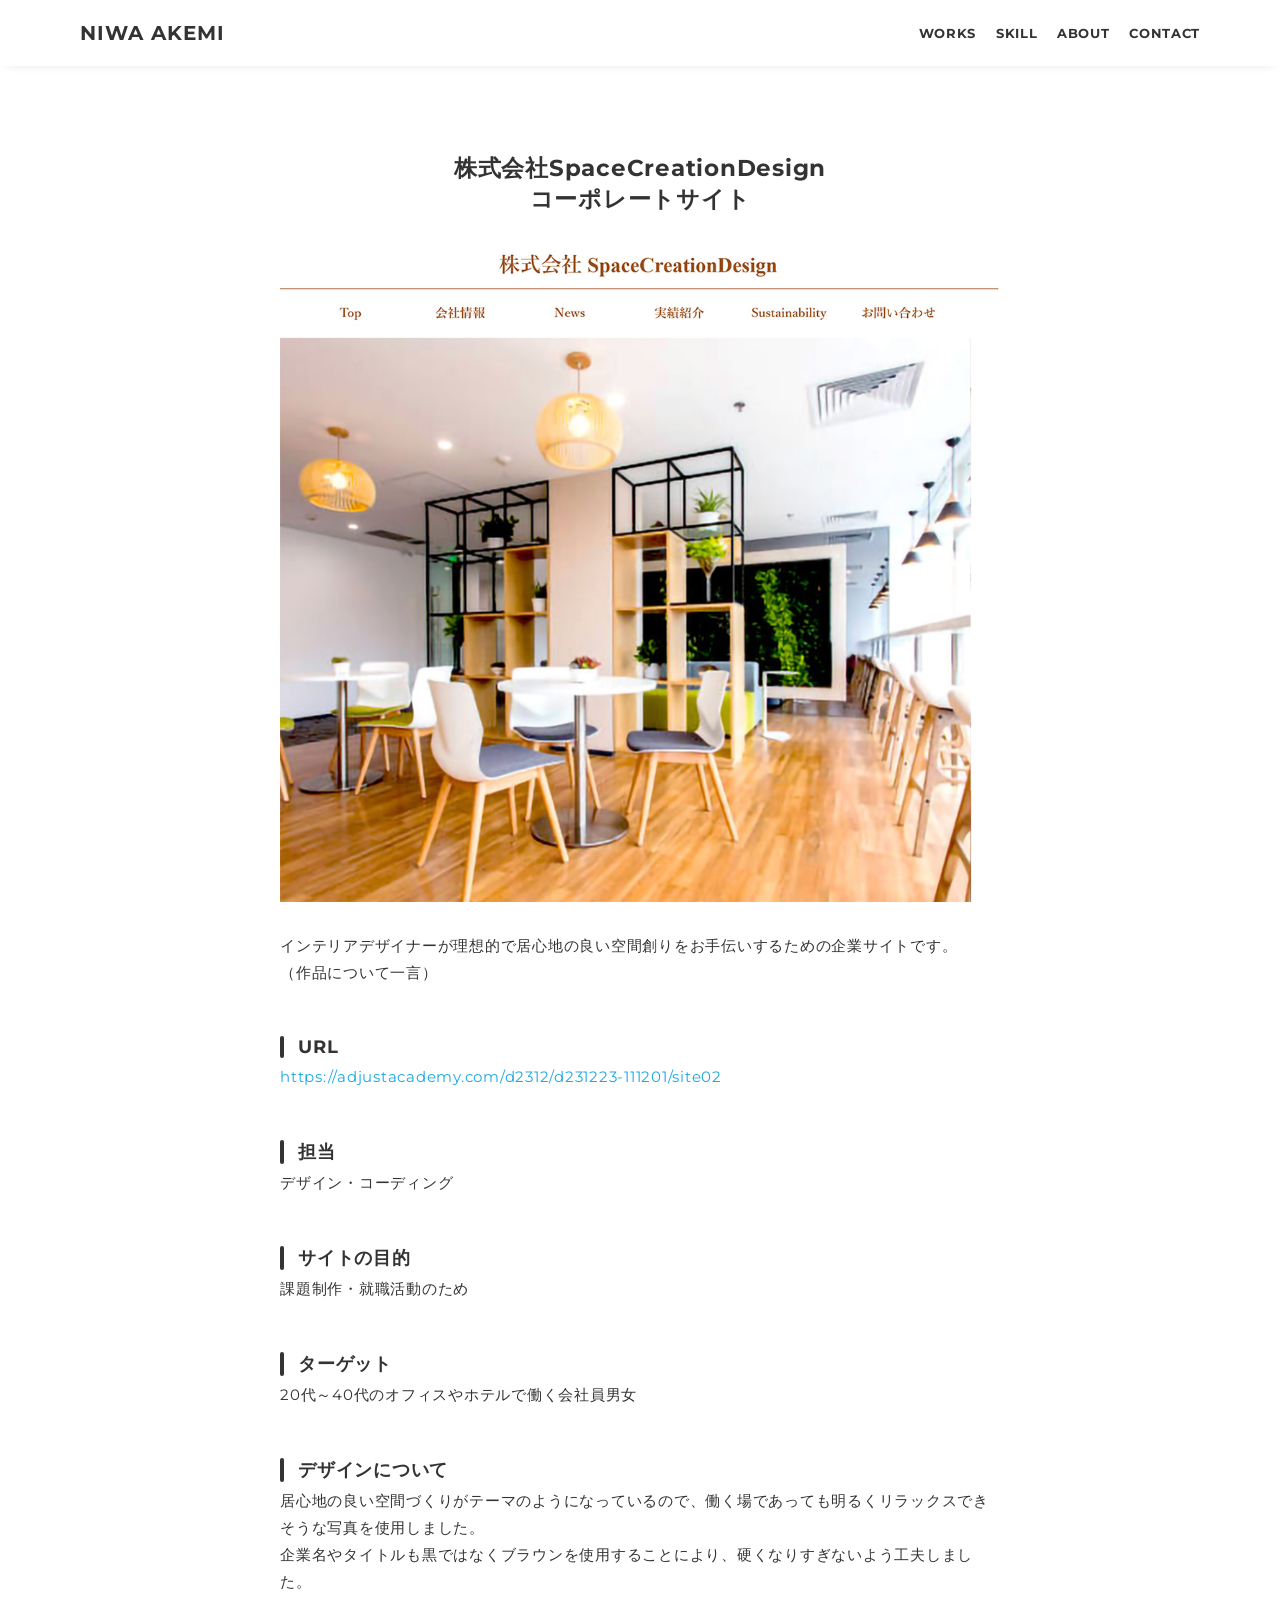
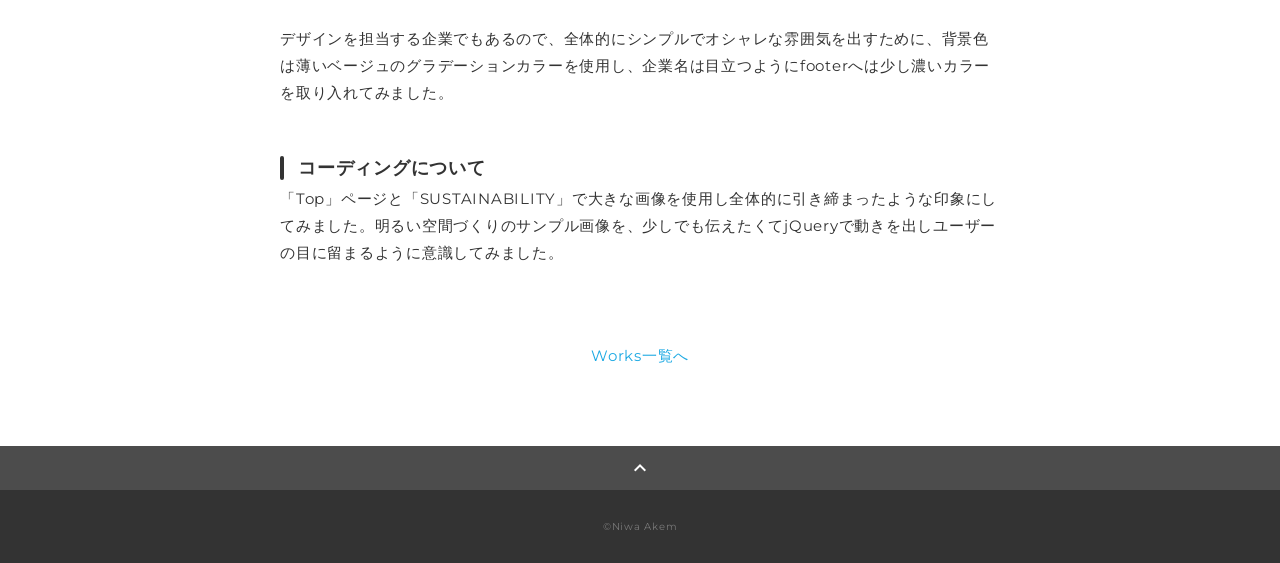
<file: ☆portfolio_niwa/works-site02.html>
<!DOCTYPE html>
<html lang="ja">
<head>
  <meta charset="utf-8">
  <meta name="viewport" content="width=device-width,initial-scale=1">
  <meta property="og:type" content="website">
  <meta property="og:title" content="WebデザイナーNiwa Akemiのポートフォリオ">
  <meta property="og:url" content="https://adjustacademy.com/d2312/d231223-111201/site02">
  <meta property="og:description" content="Niwa Akemiのポートフォリオサイトです。">
  <meta property="og:image" content="img/ogp.png">
  <meta name="description" content="Niwa Akemiのポートフォリオサイトです">
  <title>Akemi Niwa ポートフォリオ</title>
  <link rel="preconnect" href="https://fonts.gstatic.com">
  <link rel="stylesheet" href="https://fonts.googleapis.com/css2?family=Montserrat:wght@400;700&display=swap">
  <link rel="stylesheet" href="https://fonts.googleapis.com/css?family=Material+Icons+Outlined">
  <link rel="stylesheet" href="css/ress.css" media="all">
  <link rel="stylesheet" href="css/style.css" media="all">
  <link rel="icon" href="img/favicon.ico">
  <link rel="canonical" href="https://adjustacademy.com/d2312/d231223-111201/site02">
</head>

<body>
  <div class="wrapper">
    <!-- header -->
    <header class="header ">
        <h1 class="header-logo">
          <a href=".">Niwa Akemi</a>
        </h1>
        <nav class="gnav">
          <ul class="gnav-list">
            <li class="gnav-item"><a href="#works">works</a></li>
            <li class="gnav-item"><a href="#skill">skill</a></li>
            <li class="gnav-item"><a href="#about">about</a></li>
            <li class="gnav-item"><a href="#contact">contact</a></li>
          </ul>
        </nav>
    </header>
    <!-- /header -->

    <main class="content">
      <div class="article">
        <section class="article-container">
          <h2 class="article-title">株式会社SpaceCreationDesign<br>コーポレートサイト</h2>
          <div class="article-body">
            <p>
              <img src="img/fullsize_2.jpg" width="1000" height="913" alt="作品スクリーンショット">
            </p>
            <p>
              インテリアデザイナーが理想的で居心地の良い空間創りをお手伝いするための企業サイトです。<br>（作品について一言）
            </p>
            <h3>URL</h3>
            <p><a href="https://adjustacademy.com/d2312/d231223-111201/site02" target="_blank" rel="noopener">https://adjustacademy.com/d2312/d231223-111201/site02</a></p>
            <h3>担当</h3>
            <p>デザイン・コーディング</p>
            <h3>サイトの目的</h3>
            <p>課題制作・就職活動のため</p>
            <h3>ターゲット</h3>
            <p>20代～40代のオフィスやホテルで働く会社員男女</p>
            <h3>デザインについて</h3>
            <p>
              居心地の良い空間づくりがテーマのようになっているので、働く場であっても明るくリラックスできそうな写真を使用しました。<br>企業名やタイトルも黒ではなくブラウンを使用することにより、硬くなりすぎないよう工夫しました。
            <p>
              デザインを担当する企業でもあるので、全体的にシンプルでオシャレな雰囲気を出すために、背景色は薄いベージュのグラデーションカラーを使用し、企業名は目立つようにfooterへは少し濃いカラーを取り入れてみました。

                          </p>
            <h3>コーディングについて</h3>
            <p>
              「Top」ページと「SUSTAINABILITY」で大きな画像を使用し全体的に引き締まったような印象にしてみました。明るい空間づくりのサンプル画像を、少しでも伝えたくてjQueryで動きを出しユーザーの目に留まるように意識してみました。
            </p>
          </div>
          <div class="home-link">
            <a href="./#works">Works一覧へ</a>
          </div>
        </section>
      </div>

      <div class="page-top" id="js-page-top">
        <span class="material-icons-outlined">expand_less</span>
      </div>
    </main>

    <!-- footer -->
    <footer class="footer">
      <div class="copyright">&copy;Niwa Akem</div>
    </footer>
    <!-- /footer -->

  </div>
  <script src="js/jquery-3.6.0.min.js"></script>
  <script src="js/script.js"></script>
</body>
</html>
</file>
<file: css/ress.css>
/*!
 * ress.css • v3.0.1
 * MIT License
 * github.com/filipelinhares/ress
 */

/* # =================================================================
   # Global selectors
   # ================================================================= */

html {
  box-sizing: border-box;
  word-break: normal;
  -moz-tab-size: 4;
  tab-size: 4;

  -webkit-text-size-adjust: 100%;
  /* Prevent adjustments of font size after orientation changes in iOS */
}

*,
::before,
::after {
  box-sizing: inherit;
  background-repeat: no-repeat;
  /* Set `background-repeat: no-repeat` to all elements and pseudo elements */
}

::before,
::after {
  vertical-align: inherit;
  text-decoration: inherit;
  /* Inherit text-decoration and vertical align to ::before and ::after pseudo elements */
}

* {
  margin: 0;
  padding: 0;
  /* Reset `padding` and `margin` of all elements */
}

/* # =================================================================
   # General elements
   # ================================================================= */

hr {
  overflow: visible;
  /* Show the overflow in Edge and IE */
  height: 0;
  /* Add the correct box sizing in Firefox */
}

details,
main {
  display: block;
  /* Render the `main` element consistently in IE. */
}

summary {
  display: list-item;
  /* Add the correct display in all browsers */
}

small {
  font-size: 80%;
  /* Set font-size to 80% in `small` elements */
}

[hidden] {
  display: none;
  /* Add the correct display in IE */
}

abbr[title] {
  /* Add the correct text decoration in Chrome, Edge, IE, Opera, and Safari */
  text-decoration: underline;
  text-decoration: underline dotted;
  border-bottom: none;
  /* Remove the bottom border in Chrome 57 */
}

a {
  background-color: transparent;
  /* Remove the gray background on active links in IE 10 */
}

a:active,
a:hover {
  outline-width: 0;
  /* Remove the outline when hovering in all browsers */
}

code,
kbd,
pre,
samp {
  font-family: monospace, monospace;
  /* Specify the font family of code elements */
}

pre {
  font-size: 1em;
  /* Correct the odd `em` font sizing in all browsers */
}

b,
strong {
  font-weight: bolder;
  /* Add the correct font weight in Chrome, Edge, and Safari */
}

/* https://gist.github.com/unruthless/413930 */
sub,
sup {
  position: relative;
  font-size: 75%;
  line-height: 0;
  vertical-align: baseline;
}

sub {
  bottom: -.25em;
}

sup {
  top: -.5em;
}

/* # =================================================================
   # Forms
   # ================================================================= */

input {
  border-radius: 0;
}

/* Replace pointer cursor in disabled elements */
[disabled] {
  cursor: default;
}

[type="number"]::-webkit-container-spin-button,
[type="number"]::-webkit-outer-spin-button {
  height: auto;
  /* Correct the cursor style of increment and decrement buttons in Chrome */
}

[type="search"] {
  outline-offset: -2px;
  /* Correct the outline style in Safari */
  appearance: textfield;
  /* Correct the odd appearance in Chrome and Safari */
}

[type="search"]::-webkit-search-decoration {
  -webkit-appearance: none;
  /* Remove the container padding in Chrome and Safari on macOS */
}

textarea {
  overflow: auto;
  /* Internet Explorer 11+ */
  resize: vertical;
  /* Specify textarea resizability */
}

button,
input,
optgroup,
select,
textarea {
  font: inherit;
  /* Specify font inheritance of form elements */
}

optgroup {
  font-weight: bold;
  /* Restore the font weight unset by the previous rule */
}

button {
  overflow: visible;
  /* Address `overflow` set to `hidden` in IE 8/9/10/11 */
}

button,
select {
  text-transform: none;
  /* Firefox 40+, Internet Explorer 11- */
}

/* Apply cursor pointer to button elements */
button,
[type="button"],
[type="reset"],
[type="submit"],
[role="button"] {
  cursor: pointer;
  color: inherit;
}

/* Remove container padding and border in Firefox 4+ */
button::-moz-focus-container,
[type="button"]::-moz-focus-container,
[type="reset"]::-moz-focus-container,
[type="submit"]::-moz-focus-container {
  padding: 0;
  border-style: none;
}

/* Replace focus style removed in the border reset above */
button:-moz-focusring,
[type="button"]::-moz-focus-container,
[type="reset"]::-moz-focus-container,
[type="submit"]::-moz-focus-container {
  outline: 1px dotted ButtonText;
}

button,
html [type="button"],
/* Prevent a WebKit bug where (2) destroys native `audio` and `video`controls in Android 4 */
[type="reset"],
[type="submit"] {
 appearance: button;
  /* Correct the inability to style clickable types in iOS */
}

/* Remove the default button styling in all browsers */
button,
input,
select,
textarea {
  border-style: none;
  background-color: transparent;
}

/* Style select like a standard input */
select {
  appearance: none;
}

select::-ms-expand {
  display: none;
  /* Internet Explorer 11+ */
}

select::-ms-value {
  color: currentColor;
  /* Internet Explorer 11+ */
}

legend {
  display: table;
  /* Correct the text wrapping in Edge and IE */
  max-width: 100%;
  /* Correct the text wrapping in Edge and IE */
  max-width: 100%;
  /* Correct the text wrapping in Edge 18- and IE */
  white-space: normal;
  /* Correct the text wrapping in Edge and IE */
  color: inherit;
  /* Correct the color inheritance from `fieldset` elements in IE */
  border: 0;
  /* Correct `color` not being inherited in IE 8/9/10/11 */
}

::-webkit-file-upload-button {
  font: inherit;
  /* Change font properties to `inherit` in Chrome and Safari */
  color: inherit;
  /* Correct the inability to style clickable types in iOS and Safari */

  -webkit-appearance: button;
}

/* # =================================================================
   # Specify media element style
   # ================================================================= */

img {
  border-style: none;
  /* Remove border when inside `a` element in IE 8/9/10 */
}

/* Add the correct vertical alignment in Chrome, Firefox, and Opera */
progress {
  vertical-align: baseline;
}

/* # =================================================================
   # Accessibility
   # ================================================================= */

/* Hide content from screens but not screenreaders */
@media screen {
  [hidden~="screen"] {
    display: inherit;
  }

  [hidden~="screen"]:not(:active):not(:focus):not(:target) {
    position: absolute !important;
    clip: rect(0 0 0 0) !important;
  }
}

/* Specify the progress cursor of updating elements */
[aria-busy="true"] {
  cursor: progress;
}

/* Specify the pointer cursor of trigger elements */
[aria-controls] {
  cursor: pointer;
}

/* Specify the unstyled cursor of disabled, not-editable, or otherwise inoperable elements */
[aria-disabled] {
  cursor: default;
}
</file>
<file: css/style.css>
@charset "utf-8";

body {
  font-family: "Montserrat", "Helvetica Neue", Arial, "Hiragino Kaku Gothic ProN", "Hiragino Sans", Meiryo, sans-serif;
  font-size: 15px;
  letter-spacing: .05em;
  color: #333;
}

a {
  transition: opacity .3s;
  text-decoration: none;
  color: #1ca9e3;
}

img {
  max-width: 100%;
  height: auto;
  vertical-align: bottom;
  border-style: none;
}

.pc-only {
  display: block;
}

.sp-only {
  display: none;
}

/*--------------------------------
 レイアウト
---------------------------------*/
.wrapper {
  padding-top: 73px;
}

.section {
  padding: 90px 0;
}

.section:nth-of-type(odd) {
  background-color: #f7f7f7;
}

.container {
  max-width: 1340px;
  margin: 0 auto;
  padding: 0 40px;
}

/*--------------------------------
 見出し
---------------------------------*/
.title {
  font-size: 34px;
  font-weight: bold;
  line-height: 1;
  margin-bottom: 40px;
  text-align: center;
  letter-spacing: .05em;
  color: #333;
}

.lead {
  font-size: 16px;
  line-height: 1.8;
  margin-bottom: 30px;
}

/*--------------------------------
ヘッダー
---------------------------------*/
.header {
  position: fixed;
  top: 0;
  z-index: 1;
  width: 100%;
  background-color: #fff;
  box-shadow: 0 5px 10px -6px rgba(0, 0, 0, .1);
  display: flex;
  align-items: center;
  justify-content: space-between;
  padding: 20px 80px;
}

.header h1 {
  text-transform: uppercase;
}

.header-logo {
  font-size: 20px;
  font-weight: bold;
  line-height: 1.2;
  margin-right: 20px;
  letter-spacing: .05em;
}

.header-logo a {
  color: #333;
}

.gnav-list {
  display: flex;
  justify-content: space-between;
  list-style: none;
}

.gnav-item:not(:last-child) {
  margin-right: 20px;
}

.gnav-item a {
  position: relative;
  font-size: 13px;
  font-weight: bold;
  display: inline-block;
  padding: 5px 0;
  transition: .3s;
  letter-spacing: .05em;
  color: #333;
  text-transform: uppercase;
}

.gnav-item a:after {
  position: absolute;
  bottom: 0;
  left: 50%;
  width: 0;
  height: 3px;
  content: "";
  transition: .3s;
  -webkit-transform: translateX(-50%);
  transform: translateX(-50%);
  background-color: #333;
}

.gnav-item a:hover:after {
  width: 100%;
}

/*--------------------------------
 メインビジュアル
---------------------------------*/
.mv {
  display: flex;
  align-items: center;
  justify-content: center;
  height: 85vh;
  text-align: center;
}

.mv-container {
  padding: 0 40px;
}

.mv-title {
  font-size: 60px;
  font-weight: bold;
  line-height: 1.2;
  margin-bottom: 5px;
  letter-spacing: .1em;
  text-transform: uppercase;
}

.mv-subtitle {
  font-size: 20px;
  font-weight: bold;
  line-height: 1;
  margin-bottom: 40px;
  letter-spacing: .08em;
  text-transform: uppercase;
}

.mv-text {
  font-size: 16px;
  line-height: 1.8;
}

/*--------------------------------
 Works
---------------------------------*/
h2.title {
  text-transform: uppercase;
}

.works-list {
  display: flex;
  flex-wrap: wrap;
  justify-content: space-between;
  margin-bottom: -40px;
}

.works-list::after {
  content: "";
  display: block;
  width: 32%;
}


.works-item {
  width: 32%;
  margin-bottom: 40px;
  color: #333;
}

.works-item:hover {
  opacity: .9;
}

.works-item:nth-of-type(3n) {
  margin-right: 0;
}

.works-img {
  width: fit-content;
}

.works-img img {
  border: 1px solid #e6e6e6;
}

.works-name {
  font-size: 12px;
  font-weight: bold;
  margin-top: 8px;
}

.works-info {
  font-size: 10px;
  margin-top: 5px;
}

/*--------------------------------
 Skill
---------------------------------*/
.skill-list {
  display: flex;
  flex-wrap: wrap;
  justify-content: space-between;
  margin-bottom: -50px;
}

.skill-item {
  display: flex;
  align-items: flex-start;
  justify-content: space-between;
  width: 48%;
  margin-bottom: 50px;
}

.skill-img {
  width: 60px;
  height: auto;
  margin-right: 20px;
}

.skill-body {
  flex: 1;
}

.skill-name {
  margin-bottom: 10px;
}

.skill-text {
  font-size: 14px;
  line-height: 1.8;
}

/*--------------------------------
 About
---------------------------------*/
.profile {
  display: flex;
  flex-wrap: wrap;
  max-width: 800px;
  margin: 0 auto;
}

.profile-img {
  width: 20%;
  margin-right: 30px;
  border-radius: 50%;
}

.profile-img img {
  border-radius: 50%;
}

.profile-body {
  flex: 1;
}

.profile-body p {
  font-size: 15px;
  line-height: 1.8;
}

.profile-body p:not(:last-child) {
  margin-bottom: 30px;
}

/*--------------------------------
 Contact
---------------------------------*/
.contact {
  text-align: center;
}

.contact-item:not(:last-child) {
  margin-right: 10px;
}

.contact-text {
  margin-top: 10px;
}

/*--------------------------------
 ページトップ
---------------------------------*/
.page-top {
  font-weight: bold;
  padding: 10px;
  cursor: pointer;
  text-align: center;
  background-color: #4c4c4c;
}

.page-top .material-icons-outlined {
  vertical-align: bottom;
  color: #fff;
}

/*--------------------------------
 フッター
---------------------------------*/
.footer {
  padding: 30px;
  background-color: #333;
}

.copyright {
  font-size: 10px;
  text-align: center;
  color: #797979;
}

/*--------------------------------
 下層：Worksページ
---------------------------------*/
.article {
  padding: 80px 0;
}

.article-container {
  max-width: 1040px;
  margin: 0 auto;
  padding: 0 20px;
}

.article-title {
  margin-bottom: 30px;
  text-align: center;
}

.article-body {
  max-width: 720px;
  margin: 0 auto;
  margin-bottom: 80px;
}

.article-body h3 {
  position: relative;
  font-size: 18px;
  margin-bottom: 5px;
  padding-left: 1em;
}

.article-body h3:not(:first-child) {
  margin-top: 50px;
}

.article-body h3::before {
  position: absolute;
  top: 0;
  left: 0;
  width: 4px;
  height: 100%;
  content: "";
  border-radius: 3px;
  background-color: #333;
}

.article-body p {
  font-size: 15px;
  line-height: 1.8;
  margin-bottom: 30px;
}

.home-link {
  text-align: center;
}

/*media Queries 767
----------------------------------------------------*/
@media screen and (max-width: 767px) {
  body {
    font-size: 14px;
  }

  .pc-only {
    display: none;
  }

  .sp-only {
    display: block;
  }

  /* 見出し */
  .title {
    font-size: 26px;
    margin-bottom: 20px;
  }

  .lead {
    font-size: 14px;
    line-height: 1.7;
    margin-bottom: 20px;
  }

  /* レイアウト */
  .wrapper {
    padding-top: 57px;
  }

  .section {
    padding: 60px 0;
  }

  .container {
    padding: 0 20px;
  }

  /* ヘッダー */
  .header {
    padding: 15px;
  }

  .header-logo {
    font-size: 15px;
    margin-right: 15px;
  }

  .gnav-item:not(:last-child) {
    margin-right: 10px;
  }

  .gnav-item a {
    font-size: 10px;
  }

  .gnav-item a:after {
    display: none;
  }

  /*  メインビジュアル */
  .mv {
    height: 75vh;
  }

  .mv-container {
    padding: 0 20px;
  }

  .mv-title {
    font-size: 30px;
  }

  .mv-subtitle {
    font-size: 16px;
    margin-bottom: 20px;
  }

  .mv-text {
    font-size: 14px;
    line-height: 1.7;
  }

  /* Works */
  .works-name {
    font-size: 12px;
  }

  .works-info {
    margin-top: 3px;
  }

  .works-list {
    justify-content: space-between;
  }

  .works-item {
    flex: 0 0 48%;
    margin-right: 0;
    margin-bottom: 30px;
  }

  /* Skill */
  .skill-list {
    display: block;
    margin-bottom: 0;
  }

  .skill-item {
    width: 100%;
    margin-bottom: 35px;
  }

  .skill-item:last-child {
    margin-bottom: 0;
  }

  .skill-name {
    margin-bottom: 5px;
  }

  .skill-text {
    font-size: 13px;
    line-height: 1.7;
  }

  /* About */
  .profile {
    display: block;
  }

  .profile-img {
    width: 150px;
    margin: 0 auto;
    margin-bottom: 25px;
  }

  .profile-body p {
    font-size: 14px;
    line-height: 1.7;
  }

  .profile-body p:not(:last-child) {
    margin-bottom: 20px;
  }

  /* フッター */
  .footer {
    padding: 20px;
  }

  /* 下層ページ */
  .article {
    padding: 50px 0;
  }

  .article-body h3 {
    font-size: 16px;
    padding-left: .8em;
  }

  .article-body h3:not(:first-child) {
    margin-top: 30px;
  }

  .article-body p {
    font-size: 14px;
    line-height: 1.7;
    margin-bottom: 20px;
  }
}

@media screen and (max-width: 480px) {
  .works-list {
    display: block;
  }

  .works-item {
    display: block;
    width: 90%;
    flex: 0;
    margin: 0 auto 30px;
  }

  .works-item:nth-of-type(3n) {
    margin: 0 auto 30px;
  }

  .works-img {
    width: 100%;
    margin: 0 auto;
  }

  .works-img img {
    width: 100%;
  }
}
@media screen and (max-width: 767px) {
  /* スマホのときは不要な余白を消す */
  .works-list::after {
    display: none;
  }
}
</file>
<file: ☆portfolio_niwa/css/ress.css>
/*!
 * ress.css • v3.0.1
 * MIT License
 * github.com/filipelinhares/ress
 */

/* # =================================================================
   # Global selectors
   # ================================================================= */

html {
  box-sizing: border-box;
  word-break: normal;
  -moz-tab-size: 4;
  tab-size: 4;

  -webkit-text-size-adjust: 100%;
  /* Prevent adjustments of font size after orientation changes in iOS */
}

*,
::before,
::after {
  box-sizing: inherit;
  background-repeat: no-repeat;
  /* Set `background-repeat: no-repeat` to all elements and pseudo elements */
}

::before,
::after {
  vertical-align: inherit;
  text-decoration: inherit;
  /* Inherit text-decoration and vertical align to ::before and ::after pseudo elements */
}

* {
  margin: 0;
  padding: 0;
  /* Reset `padding` and `margin` of all elements */
}

/* # =================================================================
   # General elements
   # ================================================================= */

hr {
  overflow: visible;
  /* Show the overflow in Edge and IE */
  height: 0;
  /* Add the correct box sizing in Firefox */
}

details,
main {
  display: block;
  /* Render the `main` element consistently in IE. */
}

summary {
  display: list-item;
  /* Add the correct display in all browsers */
}

small {
  font-size: 80%;
  /* Set font-size to 80% in `small` elements */
}

[hidden] {
  display: none;
  /* Add the correct display in IE */
}

abbr[title] {
  /* Add the correct text decoration in Chrome, Edge, IE, Opera, and Safari */
  text-decoration: underline;
  text-decoration: underline dotted;
  border-bottom: none;
  /* Remove the bottom border in Chrome 57 */
}

a {
  background-color: transparent;
  /* Remove the gray background on active links in IE 10 */
}

a:active,
a:hover {
  outline-width: 0;
  /* Remove the outline when hovering in all browsers */
}

code,
kbd,
pre,
samp {
  font-family: monospace, monospace;
  /* Specify the font family of code elements */
}

pre {
  font-size: 1em;
  /* Correct the odd `em` font sizing in all browsers */
}

b,
strong {
  font-weight: bolder;
  /* Add the correct font weight in Chrome, Edge, and Safari */
}

/* https://gist.github.com/unruthless/413930 */
sub,
sup {
  position: relative;
  font-size: 75%;
  line-height: 0;
  vertical-align: baseline;
}

sub {
  bottom: -.25em;
}

sup {
  top: -.5em;
}

/* # =================================================================
   # Forms
   # ================================================================= */

input {
  border-radius: 0;
}

/* Replace pointer cursor in disabled elements */
[disabled] {
  cursor: default;
}

[type="number"]::-webkit-container-spin-button,
[type="number"]::-webkit-outer-spin-button {
  height: auto;
  /* Correct the cursor style of increment and decrement buttons in Chrome */
}

[type="search"] {
  outline-offset: -2px;
  /* Correct the outline style in Safari */
  appearance: textfield;
  /* Correct the odd appearance in Chrome and Safari */
}

[type="search"]::-webkit-search-decoration {
  -webkit-appearance: none;
  /* Remove the container padding in Chrome and Safari on macOS */
}

textarea {
  overflow: auto;
  /* Internet Explorer 11+ */
  resize: vertical;
  /* Specify textarea resizability */
}

button,
input,
optgroup,
select,
textarea {
  font: inherit;
  /* Specify font inheritance of form elements */
}

optgroup {
  font-weight: bold;
  /* Restore the font weight unset by the previous rule */
}

button {
  overflow: visible;
  /* Address `overflow` set to `hidden` in IE 8/9/10/11 */
}

button,
select {
  text-transform: none;
  /* Firefox 40+, Internet Explorer 11- */
}

/* Apply cursor pointer to button elements */
button,
[type="button"],
[type="reset"],
[type="submit"],
[role="button"] {
  cursor: pointer;
  color: inherit;
}

/* Remove container padding and border in Firefox 4+ */
button::-moz-focus-container,
[type="button"]::-moz-focus-container,
[type="reset"]::-moz-focus-container,
[type="submit"]::-moz-focus-container {
  padding: 0;
  border-style: none;
}

/* Replace focus style removed in the border reset above */
button:-moz-focusring,
[type="button"]::-moz-focus-container,
[type="reset"]::-moz-focus-container,
[type="submit"]::-moz-focus-container {
  outline: 1px dotted ButtonText;
}

button,
html [type="button"],
/* Prevent a WebKit bug where (2) destroys native `audio` and `video`controls in Android 4 */
[type="reset"],
[type="submit"] {
 appearance: button;
  /* Correct the inability to style clickable types in iOS */
}

/* Remove the default button styling in all browsers */
button,
input,
select,
textarea {
  border-style: none;
  background-color: transparent;
}

/* Style select like a standard input */
select {
  appearance: none;
}

select::-ms-expand {
  display: none;
  /* Internet Explorer 11+ */
}

select::-ms-value {
  color: currentColor;
  /* Internet Explorer 11+ */
}

legend {
  display: table;
  /* Correct the text wrapping in Edge and IE */
  max-width: 100%;
  /* Correct the text wrapping in Edge and IE */
  max-width: 100%;
  /* Correct the text wrapping in Edge 18- and IE */
  white-space: normal;
  /* Correct the text wrapping in Edge and IE */
  color: inherit;
  /* Correct the color inheritance from `fieldset` elements in IE */
  border: 0;
  /* Correct `color` not being inherited in IE 8/9/10/11 */
}

::-webkit-file-upload-button {
  font: inherit;
  /* Change font properties to `inherit` in Chrome and Safari */
  color: inherit;
  /* Correct the inability to style clickable types in iOS and Safari */

  -webkit-appearance: button;
}

/* # =================================================================
   # Specify media element style
   # ================================================================= */

img {
  border-style: none;
  /* Remove border when inside `a` element in IE 8/9/10 */
}

/* Add the correct vertical alignment in Chrome, Firefox, and Opera */
progress {
  vertical-align: baseline;
}

/* # =================================================================
   # Accessibility
   # ================================================================= */

/* Hide content from screens but not screenreaders */
@media screen {
  [hidden~="screen"] {
    display: inherit;
  }

  [hidden~="screen"]:not(:active):not(:focus):not(:target) {
    position: absolute !important;
    clip: rect(0 0 0 0) !important;
  }
}

/* Specify the progress cursor of updating elements */
[aria-busy="true"] {
  cursor: progress;
}

/* Specify the pointer cursor of trigger elements */
[aria-controls] {
  cursor: pointer;
}

/* Specify the unstyled cursor of disabled, not-editable, or otherwise inoperable elements */
[aria-disabled] {
  cursor: default;
}
</file>
<file: ☆portfolio_niwa/css/style.css>
@charset "utf-8";

body {
  font-family: "Montserrat", "Helvetica Neue", Arial, "Hiragino Kaku Gothic ProN", "Hiragino Sans", Meiryo, sans-serif;
  font-size: 15px;
  letter-spacing: .05em;
  color: #333;
}

a {
  transition: opacity .3s;
  text-decoration: none;
  color: #1ca9e3;
}

img {
  max-width: 100%;
  height: auto;
  vertical-align: bottom;
  border-style: none;
}

.pc-only {
  display: block;
}

.sp-only {
  display: none;
}

/*--------------------------------
 レイアウト
---------------------------------*/
.wrapper {
  padding-top: 73px;
}

.section {
  padding: 90px 0;
}

.section:nth-of-type(odd) {
  background-color: #f7f7f7;
}

.container {
  max-width: 1340px;
  margin: 0 auto;
  padding: 0 40px;
}

/*--------------------------------
 見出し
---------------------------------*/
.title {
  font-size: 34px;
  font-weight: bold;
  line-height: 1;
  margin-bottom: 40px;
  text-align: center;
  letter-spacing: .05em;
  color: #333;
}

.lead {
  font-size: 16px;
  line-height: 1.8;
  margin-bottom: 30px;
}

/*--------------------------------
ヘッダー
---------------------------------*/
.header {
  position: fixed;
  top: 0;
  z-index: 1;
  width: 100%;
  background-color: #fff;
  box-shadow: 0 5px 10px -6px rgba(0, 0, 0, .1);
  display: flex;
  align-items: center;
  justify-content: space-between;
  padding: 20px 80px;
}

.header h1 {
  text-transform: uppercase;
}

.header-logo {
  font-size: 20px;
  font-weight: bold;
  line-height: 1.2;
  margin-right: 20px;
  letter-spacing: .05em;
}

.header-logo a {
  color: #333;
}

.gnav-list {
  display: flex;
  justify-content: space-between;
  list-style: none;
}

.gnav-item:not(:last-child) {
  margin-right: 20px;
}

.gnav-item a {
  position: relative;
  font-size: 13px;
  font-weight: bold;
  display: inline-block;
  padding: 5px 0;
  transition: .3s;
  letter-spacing: .05em;
  color: #333;
  text-transform: uppercase;
}

.gnav-item a:after {
  position: absolute;
  bottom: 0;
  left: 50%;
  width: 0;
  height: 3px;
  content: "";
  transition: .3s;
  -webkit-transform: translateX(-50%);
  transform: translateX(-50%);
  background-color: #333;
}

.gnav-item a:hover:after {
  width: 100%;
}

/*--------------------------------
 メインビジュアル
---------------------------------*/
.mv {
  display: flex;
  align-items: center;
  justify-content: center;
  height: 85vh;
  text-align: center;
}

.mv-container {
  padding: 0 40px;
}

.mv-title {
  font-size: 60px;
  font-weight: bold;
  line-height: 1.2;
  margin-bottom: 5px;
  letter-spacing: .1em;
  text-transform: uppercase;
}

.mv-subtitle {
  font-size: 20px;
  font-weight: bold;
  line-height: 1;
  margin-bottom: 40px;
  letter-spacing: .08em;
  text-transform: uppercase;
}

.mv-text {
  font-size: 16px;
  line-height: 1.8;
}

/*--------------------------------
 Works
---------------------------------*/
h2.title {
  text-transform: uppercase;
}

.works-list {
  display: flex;
  flex-wrap: wrap;
  justify-content: space-between;
  margin-bottom: -40px;
}

.works-list::after {
  content: "";
  display: block;
  width: 32%;
}


.works-item {
  width: 32%;
  margin-bottom: 40px;
  color: #333;
}

.works-item:hover {
  opacity: .9;
}

.works-item:nth-of-type(3n) {
  margin-right: 0;
}

.works-img {
  width: fit-content;
}

.works-img img {
  border: 1px solid #e6e6e6;
}

.works-name {
  font-size: 12px;
  font-weight: bold;
  margin-top: 8px;
}

.works-info {
  font-size: 10px;
  margin-top: 5px;
}

/*--------------------------------
 Skill
---------------------------------*/
.skill-list {
  display: flex;
  flex-wrap: wrap;
  justify-content: space-between;
  margin-bottom: -50px;
}

.skill-item {
  display: flex;
  align-items: flex-start;
  justify-content: space-between;
  width: 48%;
  margin-bottom: 50px;
}

.skill-img {
  width: 60px;
  height: auto;
  margin-right: 20px;
}

.skill-body {
  flex: 1;
}

.skill-name {
  margin-bottom: 10px;
}

.skill-text {
  font-size: 14px;
  line-height: 1.8;
}

/*--------------------------------
 About
---------------------------------*/
.profile {
  display: flex;
  flex-wrap: wrap;
  max-width: 800px;
  margin: 0 auto;
}

.profile-img {
  width: 20%;
  margin-right: 30px;
  border-radius: 50%;
}

.profile-img img {
  border-radius: 50%;
}

.profile-body {
  flex: 1;
}

.profile-body p {
  font-size: 15px;
  line-height: 1.8;
}

.profile-body p:not(:last-child) {
  margin-bottom: 30px;
}

/*--------------------------------
 Contact
---------------------------------*/
.contact {
  text-align: center;
}

.contact-item:not(:last-child) {
  margin-right: 10px;
}

.contact-text {
  margin-top: 10px;
}

/*--------------------------------
 ページトップ
---------------------------------*/
.page-top {
  font-weight: bold;
  padding: 10px;
  cursor: pointer;
  text-align: center;
  background-color: #4c4c4c;
}

.page-top .material-icons-outlined {
  vertical-align: bottom;
  color: #fff;
}

/*--------------------------------
 フッター
---------------------------------*/
.footer {
  padding: 30px;
  background-color: #333;
}

.copyright {
  font-size: 10px;
  text-align: center;
  color: #797979;
}

/*--------------------------------
 下層：Worksページ
---------------------------------*/
.article {
  padding: 80px 0;
}

.article-container {
  max-width: 1040px;
  margin: 0 auto;
  padding: 0 20px;
}

.article-title {
  margin-bottom: 30px;
  text-align: center;
}

.article-body {
  max-width: 720px;
  margin: 0 auto;
  margin-bottom: 80px;
}

.article-body h3 {
  position: relative;
  font-size: 18px;
  margin-bottom: 5px;
  padding-left: 1em;
}

.article-body h3:not(:first-child) {
  margin-top: 50px;
}

.article-body h3::before {
  position: absolute;
  top: 0;
  left: 0;
  width: 4px;
  height: 100%;
  content: "";
  border-radius: 3px;
  background-color: #333;
}

.article-body p {
  font-size: 15px;
  line-height: 1.8;
  margin-bottom: 30px;
}

.home-link {
  text-align: center;
}

/*media Queries 767
----------------------------------------------------*/
@media screen and (max-width: 767px) {
  body {
    font-size: 14px;
  }

  .pc-only {
    display: none;
  }

  .sp-only {
    display: block;
  }

  /* 見出し */
  .title {
    font-size: 26px;
    margin-bottom: 20px;
  }

  .lead {
    font-size: 14px;
    line-height: 1.7;
    margin-bottom: 20px;
  }

  /* レイアウト */
  .wrapper {
    padding-top: 57px;
  }

  .section {
    padding: 60px 0;
  }

  .container {
    padding: 0 20px;
  }

  /* ヘッダー */
  .header {
    padding: 15px;
  }

  .header-logo {
    font-size: 15px;
    margin-right: 15px;
  }

  .gnav-item:not(:last-child) {
    margin-right: 10px;
  }

  .gnav-item a {
    font-size: 10px;
  }

  .gnav-item a:after {
    display: none;
  }

  /*  メインビジュアル */
  .mv {
    height: 75vh;
  }

  .mv-container {
    padding: 0 20px;
  }

  .mv-title {
    font-size: 30px;
  }

  .mv-subtitle {
    font-size: 16px;
    margin-bottom: 20px;
  }

  .mv-text {
    font-size: 14px;
    line-height: 1.7;
  }

  /* Works */
  .works-name {
    font-size: 12px;
  }

  .works-info {
    margin-top: 3px;
  }

  .works-list {
    justify-content: space-between;
  }

  .works-item {
    flex: 0 0 48%;
    margin-right: 0;
    margin-bottom: 30px;
  }

  /* Skill */
  .skill-list {
    display: block;
    margin-bottom: 0;
  }

  .skill-item {
    width: 100%;
    margin-bottom: 35px;
  }

  .skill-item:last-child {
    margin-bottom: 0;
  }

  .skill-name {
    margin-bottom: 5px;
  }

  .skill-text {
    font-size: 13px;
    line-height: 1.7;
  }

  /* About */
  .profile {
    display: block;
  }

  .profile-img {
    width: 150px;
    margin: 0 auto;
    margin-bottom: 25px;
  }

  .profile-body p {
    font-size: 14px;
    line-height: 1.7;
  }

  .profile-body p:not(:last-child) {
    margin-bottom: 20px;
  }

  /* フッター */
  .footer {
    padding: 20px;
  }

  /* 下層ページ */
  .article {
    padding: 50px 0;
  }

  .article-body h3 {
    font-size: 16px;
    padding-left: .8em;
  }

  .article-body h3:not(:first-child) {
    margin-top: 30px;
  }

  .article-body p {
    font-size: 14px;
    line-height: 1.7;
    margin-bottom: 20px;
  }
}

@media screen and (max-width: 480px) {
  .works-list {
    display: block;
  }

  .works-item {
    display: block;
    width: 90%;
    flex: 0;
    margin: 0 auto 30px;
  }

  .works-item:nth-of-type(3n) {
    margin: 0 auto 30px;
  }

  .works-img {
    width: 100%;
  }

  .works-img img {
    width: 100%;
  }
}
</file>
